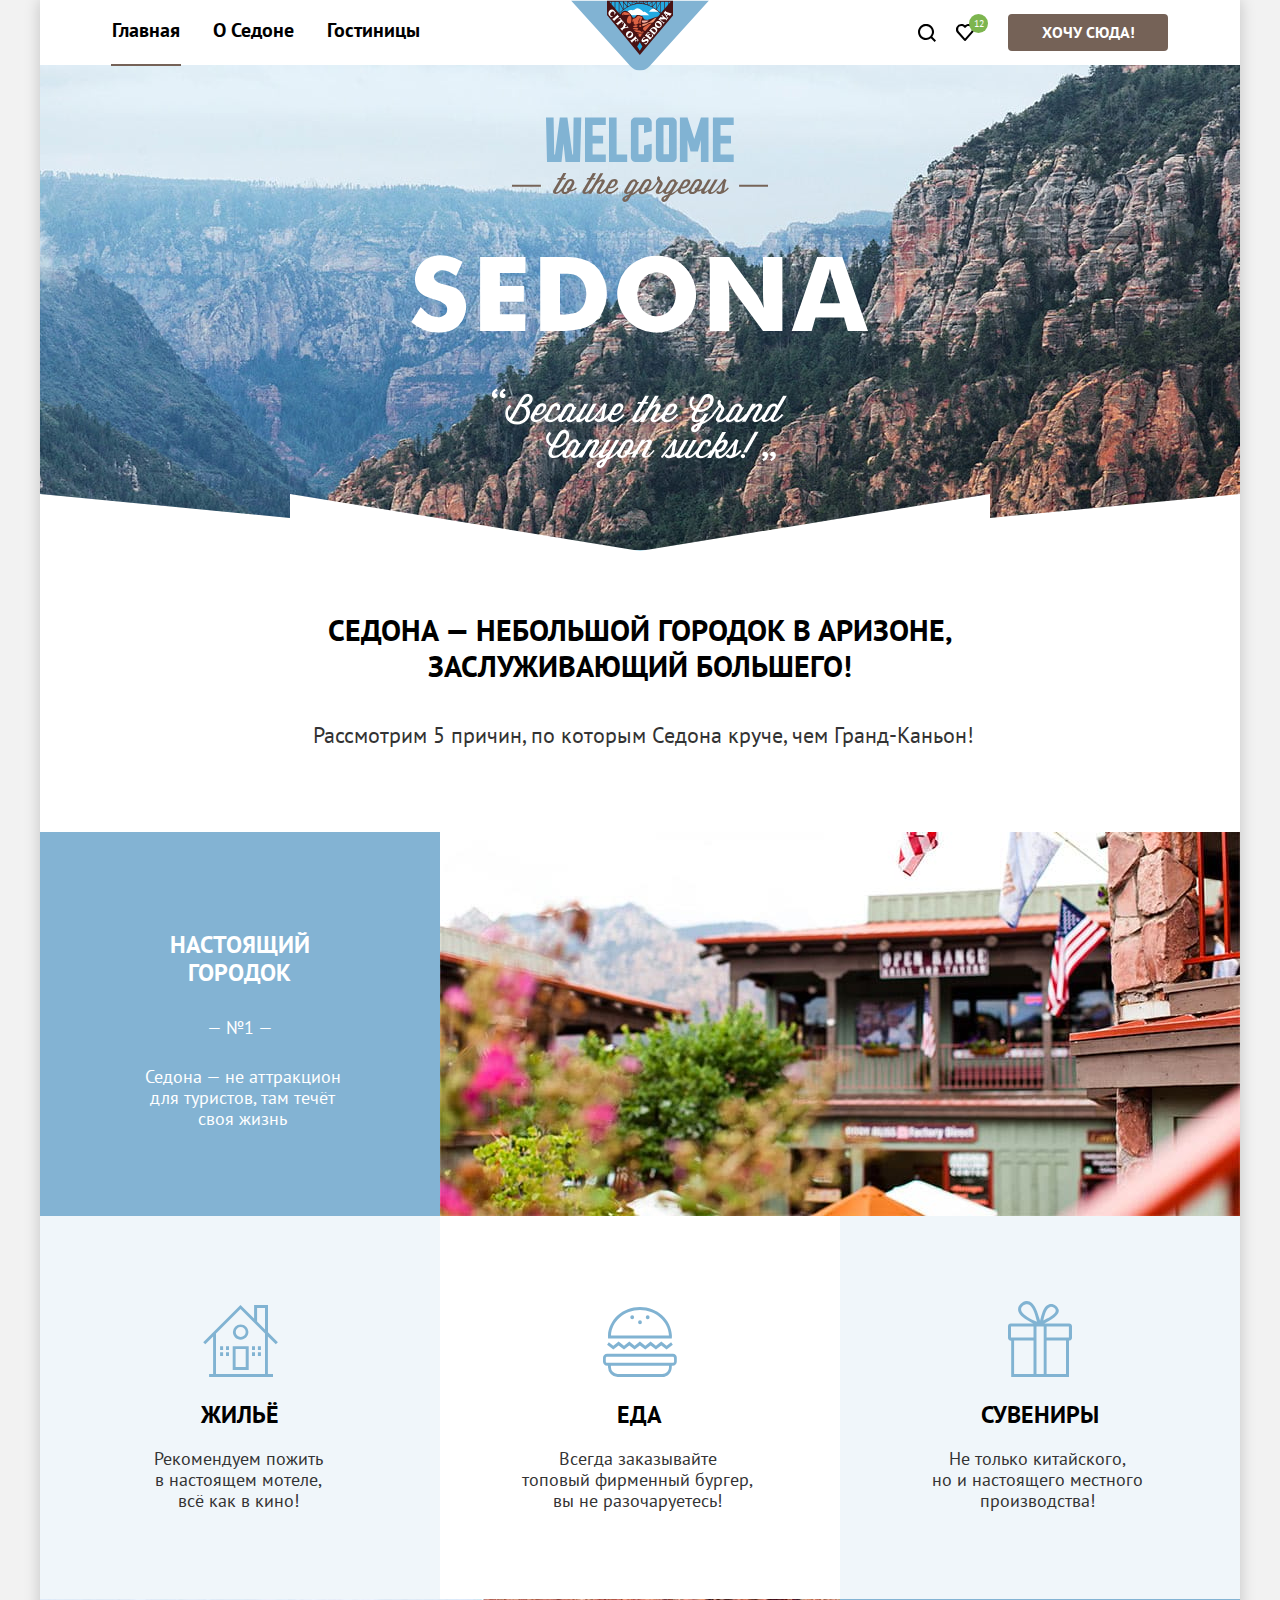
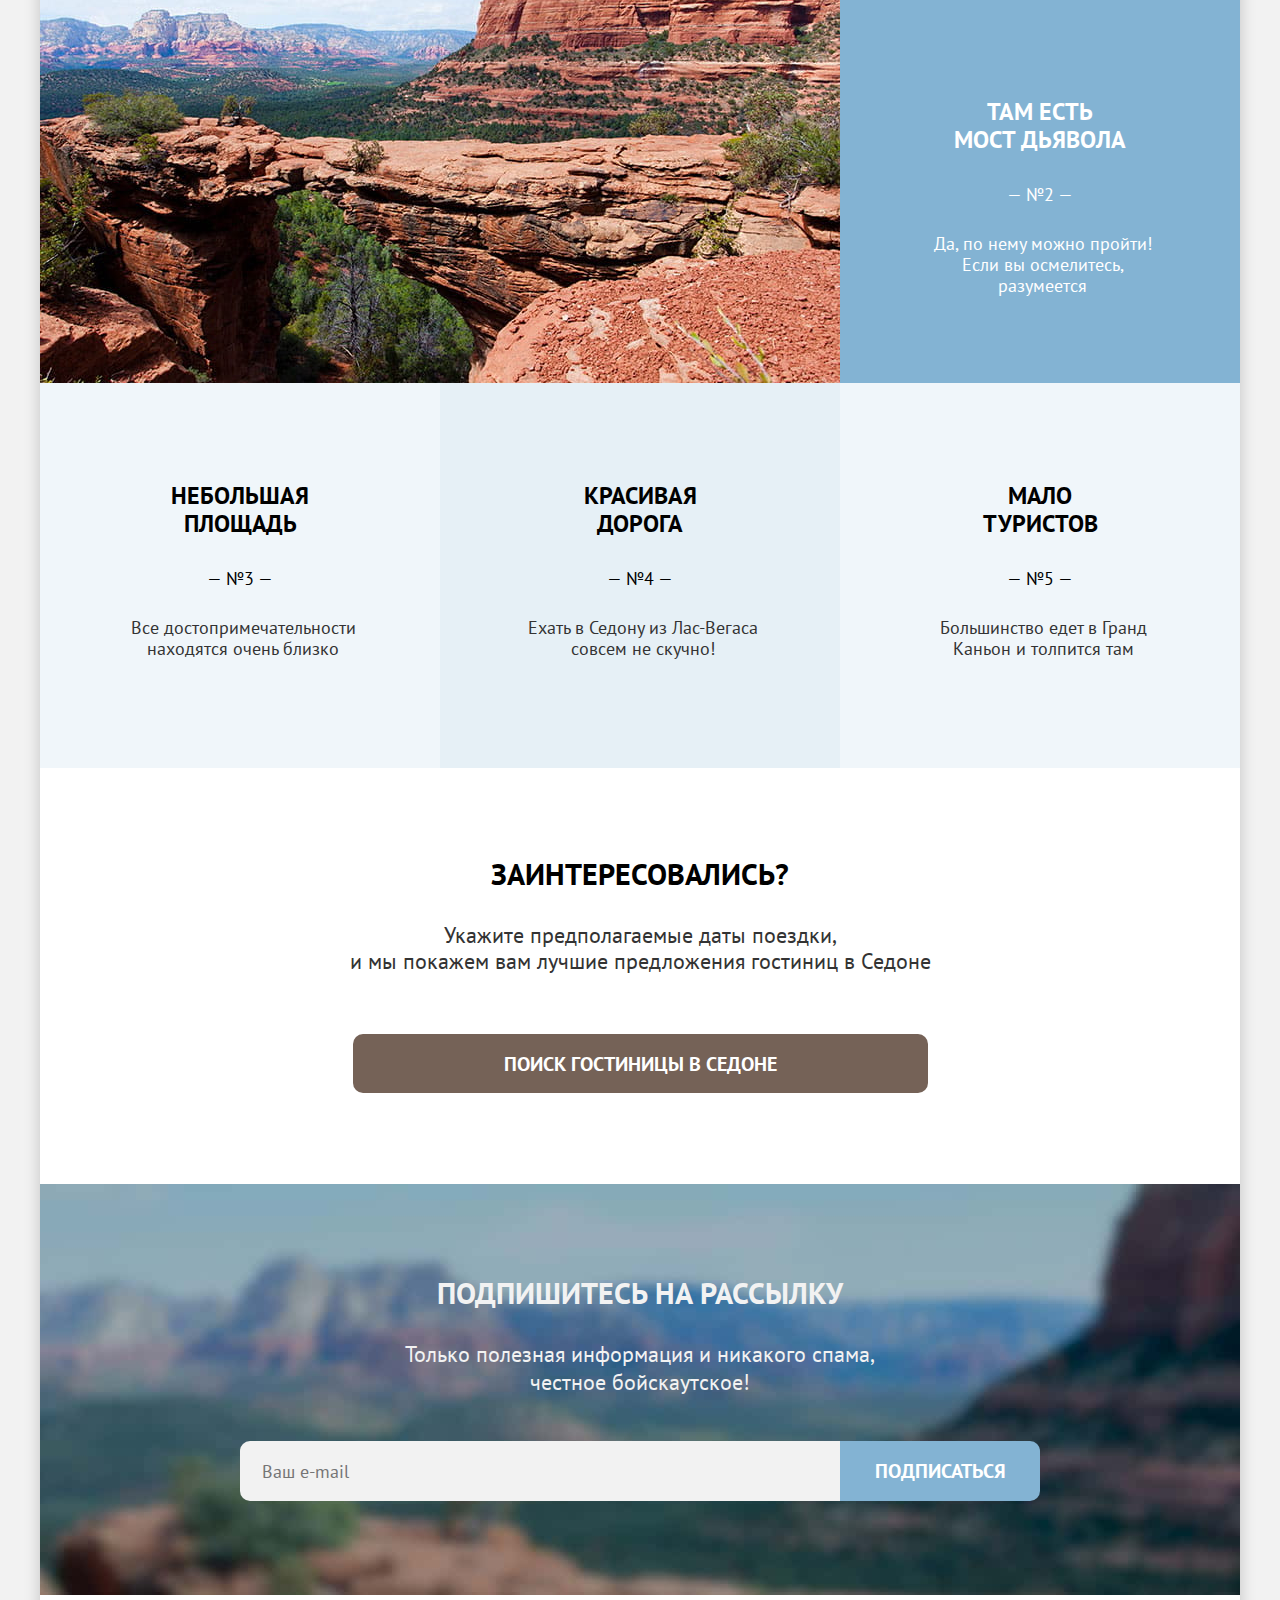
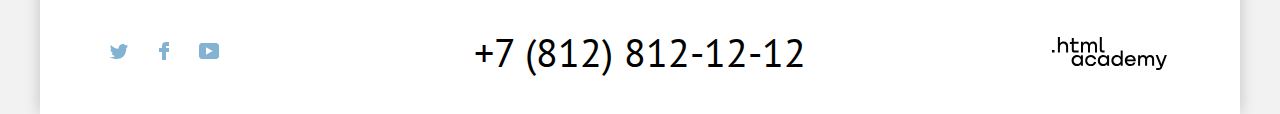
<file: index.html>
<!DOCTYPE html>
<html lang="ru">

<head>
  <meta charset="utf-8">
  <title>HTML Academy: Седона</title>
  <link rel="stylesheet" href="css/styles.css">
  <link rel="icon" href="favicon.ico">
</head>

<body>
  <div class="page-container">
    <header class="page-header">
      <nav class="main-navigation">
        <ul class="navigation-list">
          <li class="navigation-item">
            <a class="navigation-link navigation-link-current">Главная</a>
          </li>
          <li class="navigation-item">
            <a class="navigation-link" href="#">О Седоне</a>
          </li>
          <li class="navigation-item">
            <a class="navigation-link" href="catalog.html">Гостиницы</a>
          </li>
        </ul>
        <a class="page-header-logo" href="index.html">
          <img class="logo" src="img/full-logo.svg" width="138" height="71" alt="Логотип сайта городка Седона.">
        </a>
        <ul class="navigation-list navigation-user">
          <li class="navigation-item">
            <a class="navigation-icon-button" href="#">
              <svg class="navigation-icon" aria-hidden="true" focusable="false" width="18" height="18"
                viewBox="0 0 18 18" fill="none">
                <path
                  d="m18 16.5-3.7-3.7A8 8 0 0 0 8-.1C3.6-.1 0 3.6 0 8a8 8 0 0 0 12.9 6.3l3.7 3.7 1.4-1.5ZM8 14a6 6 0 0 1-6-6 6 6 0 0 1 6-6 6 6 0 0 1 6 6 6 6 0 0 1-6 6Z"
                  fill="currentColor" />
              </svg>
              <span class="visually-hidden">Поиск</span>
            </a>
          </li>
          <li class="navigation-item">
            <a class="navigation-icon-button" href="#">
              <svg class="navigation-icon" aria-hidden="true" focusable="false" width="18" height="17"
                viewBox="0 0 18 17" fill="none">
                <path
                  d="M8.9 17a1 1 0 0 1-.8-.4l-7-7.9A5.4 5.4 0 0 1 5.5 0C6.8 0 8 .5 9 1.3a5.5 5.5 0 0 1 9 4.1c0 1.3-.5 2.5-1.3 3.4l-7 7.9c-.2.2-.4.3-.8.3Zm-6-9.5L9 14.4l6.2-7c.5-.5.7-1.2.7-2 0-1.8-1.5-3.3-3.3-3.3-1 0-2 .5-2.7 1.3-.3.3-.6.4-.9.4-.3 0-.6-.2-.8-.4a3.7 3.7 0 0 0-2.7-1.3 3.3 3.3 0 0 0-3.3 3.3c-.1.9.3 1.6.7 2.1-.1 0-.1 0 0 0Z"
                  fill="currentColor" />
              </svg>
              <span class="favourites-number">12</span>
              <span class="visually-hidden">Список избранного</span>
            </a>
            <div class="popup popup-cart">
              <div class="popup-content">
                <h2 class="visually-hidden">Список избранного</h2>
              </div>
              <ul class="cart-items-list">
                <li class="cart-item">
                  <a class="cart-link" href="#">
                    <img class="cart-smallimage" src="img/hotels/hotel-2-small.jpg" width="48" height="48"
                      alt="Мотель Desert Quail Inn.">
                    <h3 class="cart-title">Desert Quail Inn</h3>
                    <p class="miniblock">Мотель</p>
                  </a>
                  <button type="button" class="cart-item-button">
                    <svg class="cart-remove-icon" width="16" height="16" viewBox="0 0 16 16" fill="currentColor">
                      <path
                        d="M15.3 2.3H13.1H2.8H0.6C0.3 2.3 0 2.5 0 2.8C0 3.1 0.3 3.4 0.6 3.4H2.3V15.4C2.3 15.7 2.6 16 2.9 16H13.1C13.4 16 13.7 15.7 13.7 15.4V3.4H15.4C15.7 3.4 16 3.1 16 2.8C16 2.5 15.6 2.3 15.3 2.3ZM12.5 14.8H3.4V3.4H12.5V14.8Z"
                        fill="currentColor" />
                      <path
                        d="M6.19995 1.2H9.59995C9.89995 1.2 10.2 0.9 10.2 0.6C10.2 0.3 9.99995 0 9.69995 0H6.19995C5.89995 0 5.69995 0.3 5.69995 0.6C5.69995 0.9 5.89995 1.2 6.19995 1.2Z"
                        fill="currentColor" />
                      <path
                        d="M6.2001 12C6.5001 12 6.8001 11.7 6.8001 11.4V5.7C6.8001 5.4 6.5001 5.1 6.2001 5.1C5.9001 5.1 5.6001 5.4 5.6001 5.7V11.4C5.7001 11.7 5.9001 12 6.2001 12Z"
                        fill="currentColor" />
                      <path
                        d="M9.7001 12C10.0001 12 10.3001 11.7 10.3001 11.4V5.7C10.3001 5.4 10.0001 5.1 9.7001 5.1C9.4001 5.1 9.1001 5.5 9.1001 5.7V11.4C9.1001 11.7 9.3001 12 9.7001 12Z"
                        fill="currentColor" />
                    </svg>
                    <span class="visually-hidden">Удалить из корзины</span>
                  </button>
                </li>
                <li class="cart-item">
                  <a class="cart-link" href="#">
                    <img class="cart-smallimage" src="img/hotels/hotel-3-small.jpg" width="48" height="48"
                      alt="Апартаменты Villas at Poco Diablo.">
                    <h3 class="cart-title">Villas at Poco Diablo</h3>
                    <p class="miniblock">Апартаменты</p>
                  </a>
                  <button type="button" class="cart-item-button">
                    <svg class="cart-remove-icon" width="16" height="16" viewBox="0 0 16 16" fill="none">
                      <path
                        d="M15.3 2.3H13.1H2.8H0.6C0.3 2.3 0 2.5 0 2.8C0 3.1 0.3 3.4 0.6 3.4H2.3V15.4C2.3 15.7 2.6 16 2.9 16H13.1C13.4 16 13.7 15.7 13.7 15.4V3.4H15.4C15.7 3.4 16 3.1 16 2.8C16 2.5 15.6 2.3 15.3 2.3ZM12.5 14.8H3.4V3.4H12.5V14.8Z"
                        fill="black" />
                      <path
                        d="M6.19995 1.2H9.59995C9.89995 1.2 10.2 0.9 10.2 0.6C10.2 0.3 9.99995 0 9.69995 0H6.19995C5.89995 0 5.69995 0.3 5.69995 0.6C5.69995 0.9 5.89995 1.2 6.19995 1.2Z"
                        fill="black" />
                      <path
                        d="M6.2001 12C6.5001 12 6.8001 11.7 6.8001 11.4V5.7C6.8001 5.4 6.5001 5.1 6.2001 5.1C5.9001 5.1 5.6001 5.4 5.6001 5.7V11.4C5.7001 11.7 5.9001 12 6.2001 12Z"
                        fill="black" />
                      <path
                        d="M9.7001 12C10.0001 12 10.3001 11.7 10.3001 11.4V5.7C10.3001 5.4 10.0001 5.1 9.7001 5.1C9.4001 5.1 9.1001 5.5 9.1001 5.7V11.4C9.1001 11.7 9.3001 12 9.7001 12Z"
                        fill="currentColor" />
                    </svg>
                    <span class="visually-hidden">Удалить из корзины</span>
                  </button>
                </li>
              </ul>
              <a class="button button-favourites button-brown" href="#">Все избранные</a>
            </div>
          </li>
          <li class="navigation-item">
            <a class="navigation-button button button-brown" href="#">Хочу Сюда!</a>
          </li>
        </ul>
      </nav>
    </header>
    <main class="main-container page-main">
      <div class="main-screen-picture">
        <img src="img/welcome.svg" width="458" height="352" alt="Welcome.">
      </div>
      <h1 class="visually-hidden">Сервис по подбору гостиницы в Седоне</h1>
      <p class="title-description">Седона — небольшой городок в Аризоне, заслуживающий большего!</p>
      <p class="description-text">Рассмотрим 5 причин, по которым Седона круче, чем Гранд-Каньон!</p>
      <section class="advantages">
        <h2 class="visually-hidden">Преимущества</h2>
        <ol class="advantages-list">
          <li class="advantages-item advantages-big">
            <div class="advantages-textblock">
              <h3 class="advantages-title">
                Настоящий<br>
                городок
                </h3>
              <p class="advantages-number">— №1 —</p>
              <p class="advantages-description">
                Седона — не аттракцион<br>
                для туристов, там течёт<br>
                своя жизнь
              </p>
            </div>
            <div class="advantages-picture">
              <img class="pic" src="img/advantages-1.jpeg" width="800" height="384" alt="Городок.">
            </div>
            <ul class="services-list">
              <li class="services-item services-item-house">
                <h4 class="services-title">Жильё</h4>
                <p class="services-description">
                  Рекомендуем пожить<br>
                  в настоящем мотеле,<br>
                  всё как в кино!
                </p>
              </li>
              <li class="services-item services-item-food">
                <h4 class="services-title">Еда</h4>
                <p class="services-description">
                  Всегда заказывайте<br>
                  топовый фирменный бургер,<br>
                  вы не разочаруетесь!
                </p>
              </li>
              <li class="services-item services-item-souvenirs">
                <h4 class="services-title">Сувениры</h4>
                <p class="services-description">
                  Не только китайского,<br>
                  но и настоящего местного<br>
                  производства!
                </p>
              </li>
            </ul>
          </li>
          <li class="advantages-item advantages-big">
            <div class="advantages-picture">
              <img class="pic" src="img/advantages-2.jpeg" width="800" height="384" alt="Каньон.">
            </div>
            <div class="advantages-textblock">
              <h3 class="advantages-title">
                Там есть<br>
                мост дьявола
              </h3>
              <p class="advantages-number">— №2 —</p>
              <p class="advantages-description">
                Да, по нему можно пройти! Если вы осмелитесь,<br>
                разумеется
              </p>
            </div>
          </li>
          <li class="advantages-item">
            <h3 class="advantages-title">
              Небольшая<br>
              площадь
            </h3>
            <p class="advantages-number">— №3 —</p>
            <p class="advantages-description">
              Все достопримечательности <br>
              находятся очень близко
            </p>
          </li>
          <li class="advantages-item">
            <h3 class="advantages-title">
              Красивая<br>
              дорога
            </h3>
            <p class="advantages-number">— №4 —</p>
            <p class="advantages-description">
              Ехать в Седону из Лас-Вегаса<br>
              совсем не скучно!
            </p>
          </li>
          <li class="advantages-item">
            <h3 class="advantages-title">
              Мало<br>
              туристов
            </h3>
            <p class="advantages-number">— №5 —</p>
            <p class="advantages-description">
              Большинство едет в Гранд<br>
              Каньон и толпится там
            </p>
          </li>
        </ol>
      </section>
      <section class="booking">
        <h2 class="visually-hidden">Поиск гостиницы</h2>
        <p class="booking-text">Заинтересовались?</p>
        <p class="booking-description">
          Укажите предполагаемые даты поездки,<br>
          и мы покажем вам лучшие предложения гостиниц в Седоне
        </p>
        <a class="button button-booking button-brown" href="#">Поиск гостиницы в Седоне</a>
      </section>
      <section class="footer-subscribe footer-subscribe-main">
        <h2 class="subscribe-title">Подпишитесь на рассылку</h2>
        <p class="subscribe-description">
          Только полезная информация и никакого спама,<br>
          честное бойскаутское!
        </p>
        <form class="subscribe-form" action="https://echo.htmlacademy.ru/" method="post">
          <label class="visually-hidden" for="subscribe-email">Email</label>
          <input class="field" placeholder="Ваш e-mail" type="email" name="subscribe-email" id="subscribe-email"
            required>
          <button class="button subscribe-button button-blue" type="submit">Подписаться</button>
        </form>
      </section>
    </main>
    <footer class="page-footer">
      <section class="footer-social">
        <h2 class="visually-hidden">Социальные сети</h2>
        <ul class="footer-social-list">
          <li class="footer-social-item">
            <a class="footer-social-link" href="https://twitter.com/htmlacademy_ru">
              <svg class="footer-social-icon" aria-hidden="true" focusable="false" width="18" height="15"
                viewBox="0 0 18 15" fill="none">
                <path
                  d="M11.6.2c1.8-.5 3.2.3 3.8 1.2l2.1-.7c0 .9-.6 1.5-.9 1.8.7.1 1.4-.6 1.4-.6a3 3 0 0 1-1.7 2C16.1 10.7 13 15.1 5.7 15h-.5c-.4 0-4.4-.5-5.2-1.9 2.4.2 4.1-.4 5-1.2-1-.3-2.9-.4-3.2-2.9.4.1.6.2 1.3.1C1.8 8.3.4 7.5.5 5.3c.3.3 1.1.5 1.4.5C1.1 5.6-.2 2.5.9.9a11 11 0 0 0 7.6 3.8C8.7 2.3 9.7.8 11.6.2Z"
                  fill="currentColor" />
              </svg>
              <span class="visually-hidden">Твиттер</span>
            </a>
          </li>
          <li class="footer-social-item">
            <a class="footer-social-link" href="https://www.facebook.com/htmlacademy">
              <svg class="footer-social-icon" aria-hidden="true" focusable="false" width="10" height="18"
                viewBox="0 0 10 18" fill="none">
                <path d="M7 0a4 4 0 0 0-4 4v2H0v4h3v8h4v-8h3V6H7V4h3V0H7Z" fill="currentColor" />
              </svg>
              <span class="visually-hidden">Facebook</span>
            </a>
          </li>
          <li class="footer-social-item">
            <a class="footer-social-link" href="#">
              <svg class="footer-social-icon" aria-hidden="true" focusable="false" width="20" height="16"
                viewBox="0 0 20 16" fill="none">
                <path
                  d="M17 0H2.9C1.2 0 0 1.5 0 3.2v9.5C0 14.5 1.2 16 2.9 16h14.3c1.5 0 2.9-1.5 2.9-3.2V3.2C19.9 1.5 18.7 0 17 0ZM7 11.8V4.2L13.7 8 7 11.8Z"
                  fill="currentColor" />
              </svg>
              <span class="visually-hidden">Youtube</span>
            </a>
          </li>
        </ul>
      </section>
      <section class="footer-contacts">
        <h2 class="visually-hidden">Контакты</h2>
        <address class="footer-contacts-address">
          <a class="contacts-phone" href="tel:+78128121212">+7 (812) 812-12-12</a>
        </address>
      </section>
      <div class="footer-developer">
        <a class="footer-developer-link" href="https://htmlacademy.ru/">
          <svg aria-hidden="true" focusable="false" width="115" height="33" viewBox="0 0 115 33" fill="none">
            <path
              d="M0 12.9v2.6h2.5v-2.6H0ZM11.6 4.5c-1.6 0-2.8.7-3.6 1.7h-.1V0h-2v15.5h2v-5.3c0-2.1 1.3-3.6 3.3-3.6 1.8 0 2.9 1.4 2.9 3.2v5.7h2V9.4c.1-3-1.8-4.9-4.5-4.9ZM26.6 4.8h-4.8V1.1h-2v3.8h-1.9v2h1.9v6c0 1.7 1 2.7 2.7 2.7h4.1v-2h-3.7c-.7 0-1.1-.4-1.1-1.1V6.8h4.8v-2ZM41.1 4.6c-1.6 0-2.9.8-3.5 2.1h-.1a3.7 3.7 0 0 0-3.4-2.1c-1.4 0-2.5.8-3.1 1.8h-.1V4.8H29v10.6h2V10c0-2 1-3.5 2.6-3.5 1.5 0 2.4 1 2.4 2.6v6.3h2V9.8c0-2.4 1.4-3.3 2.6-3.3 1.5 0 2.4 1 2.4 2.6v6.3h2V8.9c.1-2.5-1.4-4.3-3.9-4.3ZM47.8 12.7c0 1.7 1 2.7 2.8 2.7h2v-2h-1.7c-.7 0-1.1-.4-1.1-1.1V0h-2v12.7ZM28.9 19.7a4.9 4.9 0 0 0-3.9-1.8c-3.1 0-5.4 2.3-5.4 5.6s2.3 5.6 5.4 5.6c1.8 0 3-.8 3.8-1.9h.1v1.6h2V18.2h-2v1.5Zm-3.6 7.4a3.5 3.5 0 0 1-3.6-3.6c0-2 1.4-3.6 3.6-3.6s3.6 1.6 3.6 3.6c0 1.9-1.4 3.6-3.6 3.6ZM44.2 22c-.5-2.4-2.6-4.1-5.4-4.1a5.4 5.4 0 0 0-5.6 5.6c0 3.1 2.2 5.6 5.6 5.6 2.8 0 4.9-1.8 5.4-4.2h-2.1a3.4 3.4 0 0 1-3.3 2.3 3.5 3.5 0 0 1-3.6-3.6c0-2 1.4-3.6 3.6-3.6 1.6 0 2.8 1 3.3 2.2h2.1V22ZM55.1 19.7a4.9 4.9 0 0 0-3.9-1.8c-3.1 0-5.4 2.3-5.4 5.6s2.3 5.6 5.4 5.6c1.8 0 3-.8 3.8-1.9h.1v1.6h2V18.2h-2v1.5Zm-3.6 7.4a3.5 3.5 0 0 1-3.6-3.6c0-2 1.4-3.6 3.6-3.6s3.6 1.6 3.6 3.6c0 1.9-1.5 3.6-3.6 3.6ZM68.7 19.8a5 5 0 0 0-3.9-1.9c-3.1 0-5.4 2.3-5.4 5.6s2.2 5.6 5.4 5.6c1.7 0 3-.8 3.8-1.8h.1v1.5h2V13.4h-2v6.4Zm-3.6 7.3a3.5 3.5 0 0 1-3.6-3.6c0-2 1.4-3.6 3.6-3.6s3.6 1.6 3.6 3.6c-.1 2-1.5 3.6-3.6 3.6ZM78.3 17.9a5.4 5.4 0 0 0-5.5 5.6c0 3 2.1 5.6 5.5 5.6 2.5 0 4.5-1.3 5.2-3.6h-2.1c-.5 1-1.6 1.6-3 1.6-1.9 0-3.3-1.3-3.4-2.9h8.8c.2-3.6-2-6.3-5.5-6.3Zm0 1.9c1.7 0 3 1 3.3 2.6h-6.5a3.2 3.2 0 0 1 3.2-2.6ZM98.2 17.9a4 4 0 0 0-3.6 2h-.1c-.6-1.2-1.8-2-3.4-2-1.4 0-2.5.7-3.1 1.8v-1.5h-1.9v10.6h2v-5.4c0-2 1-3.4 2.6-3.5 1.5 0 2.4 1 2.4 2.6v6.3h2v-5.6c0-2.4 1.4-3.3 2.6-3.3 1.5 0 2.4 1 2.4 2.6v6.3h2v-6.5c.1-2.6-1.4-4.4-3.9-4.4ZM109.4 27l-3.6-8.9h-2.2l4.8 11.6c-.3.9-.7 1.2-1.7 1.2h-2.5v2h2.5c1.8 0 2.8-.8 3.5-2.6l4.7-12.2h-2.1l-3.4 8.9Z"
              fill="currentColor" />
          </svg>
        </a>
      </div>
    </footer>
  </div>
  <div class="modal-container">
    <!-- показывает класс .modal-opened -->
    <div class="modal modal-booking">
      <button class="modal-close-button">
        <span class="visually-hidden">Закрыть</span>
      </button>
      <h2 class="modal-title">Поиск гостиницы в Седоне</h2>
      <form class="booking-form" action="https://echo.htmlacademy.ru/" method="post">
        <div class="field-group">
          <label class="form-label" for="arrival-date">
            Дата заезда:
          </label>
          <input class="field-date field-arrival-date" type="text" id="arrival-date" name="arrival-date"
            placeholder="Укажите дату" value="27 апреля 2020">
          <p class="date-text invalid-date-text">Мы не можем отправить вас в прошлое.</p>
        </div>
        <div class="field-group">
          <label class="form-label" for="depature-date">
            Дата выезда:
          </label>
          <input class="field-date field-depature-date" type="text" id="depature-date" name="depature-date"
            placeholder="Укажите дату" value="1 сентября 2021">
          <p class="date-text">На эти даты есть свободные номера. Пока есть.</p>
        </div>
        <div class="field-group quantity-people">
          <label class="form-label form-label-adults" for="quantity-adults">
            Взрослые:
          </label>
          <div class="quantity-people-adults">
            <button class="minus-people" type="button">
              <svg class="quantity-icon" aria-hidden="true" focusable="false" width="13" height="1" viewBox="0 0 13 1"
                fill="currentColor">
                <path d="M0 0v1h13V0H0Z" fill="currentColor" />
              </svg>
            </button>
            <input class="field-people" type="number" id="quantity-adults" name="quantity-adults" value="2">
            <button class="plus-people" type="button">
              <svg class="quantity-icon" aria-hidden="true" focusable="false" width="13" height="13" viewBox="0 0 13 13"
                fill="none">
                <path d="M13 6H7V0H6v6H0v1h6v6h1V7h6V6Z" fill="#000" />
              </svg>
            </button>
          </div>
        </div>
        <div class="field-group quantity-people">
          <div class="form-label form-label-kids">
            <label for="quantity-kids">Дети:</label>
            <div class="tooltip-container">
              <button class="info-kids" type="button">
                <span class="visually-hidden">Посмотреть дополнительную информацию</span>
              </button>
              <p class="info-kids-text">Укажите количество детей, которые будут с вами, возраст которых от 6 до 18 лет.
                Дети до 6 лет размещаются бесплатно.</p>
              <!-- для показа используется .kids-info-opened -->
            </div>
          </div>
          <div class="quantity-people-kids">
            <button class="minus-people" type="button">
              <svg class="quantity-icon" aria-hidden="true" focusable="false" width="13" height="1" viewBox="0 0 13 1"
                fill="none">
                <path d="M0 0v1h13V0H0Z" fill="#000" />
              </svg>
            </button>
            <input class="field-people" type="number" id="quantity-kids" name="quantity-hildren" value="1">
            <button class="plus-people" type="button">
              <svg class="quantity-icon" aria-hidden="true" focusable="false" width="13" height="13" viewBox="0 0 13 13"
                fill="none">
                <path d="M13 6H7V0H6v6H0v1h6v6h1V7h6V6Z" fill="#000" />
              </svg>
            </button>
          </div>
        </div>
        <button class="button blue-button search-button" type="submit">Найти</button>
      </form>
    </div>
  </div>
</body>

</html>
</file>
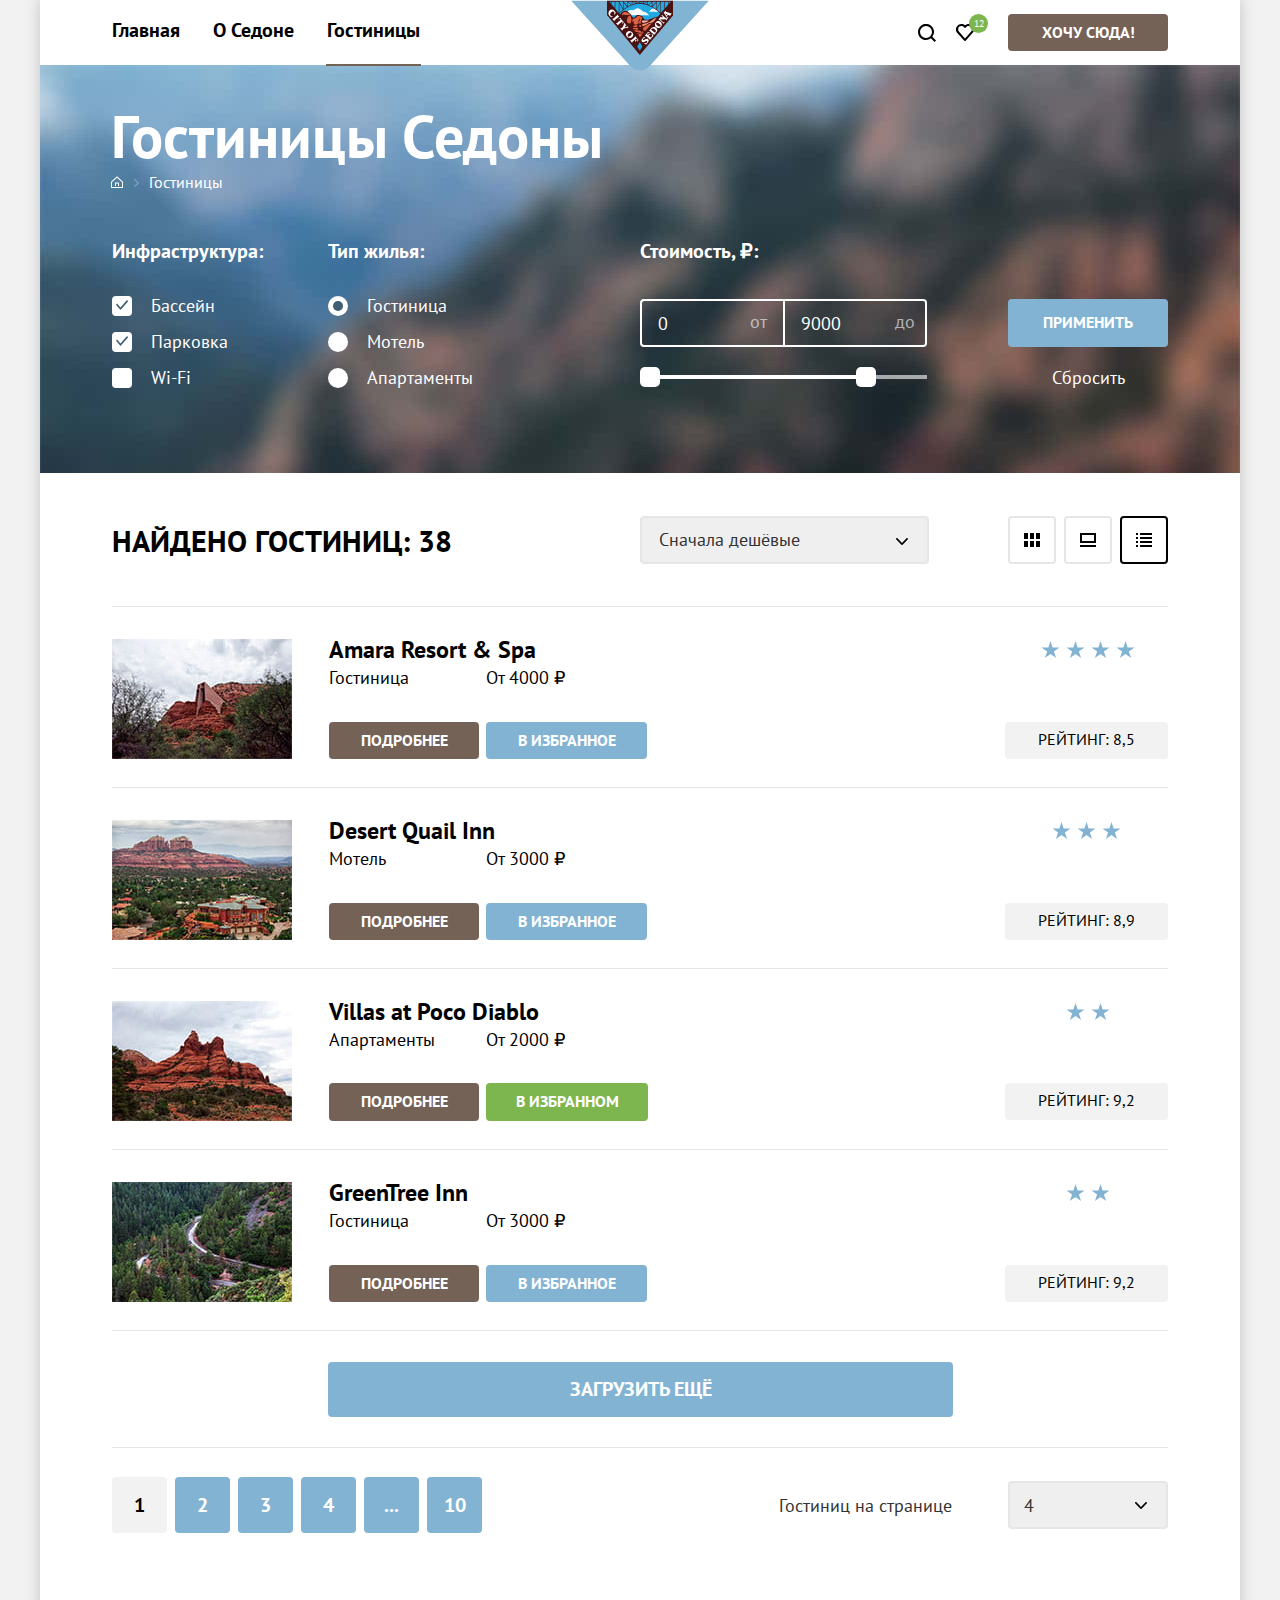
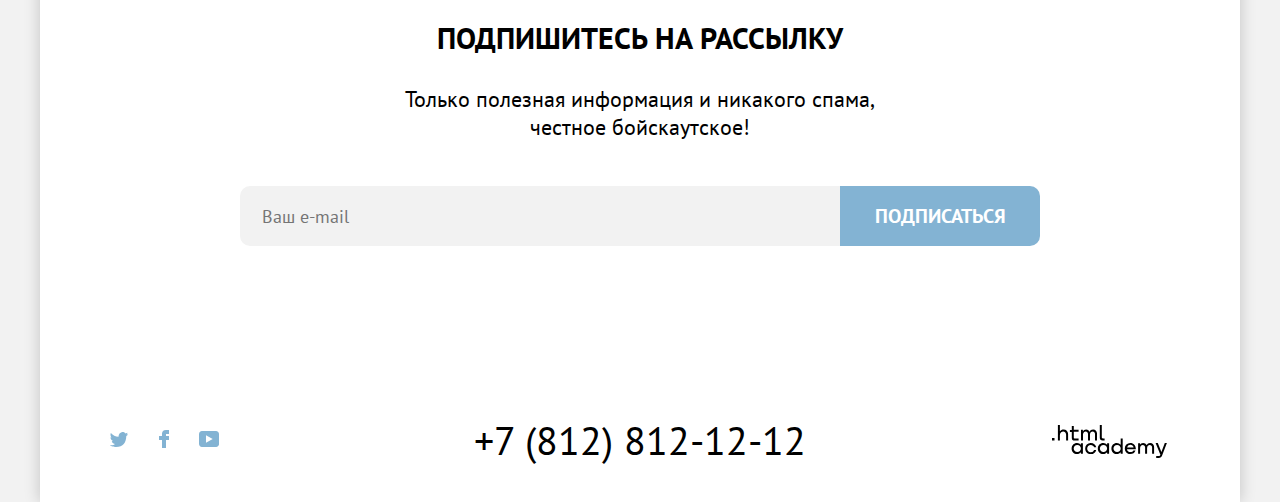
<file: catalog.html>
<!DOCTYPE html>
<html lang="ru">

<head>
  <meta charset="utf-8">
  <title>HTML Academy: Седона</title>
  <link rel="stylesheet" href="css/styles.css">
  <link rel="icon" href="favicon.ico">
</head>

<body>
  <div class="page-container">
    <header class="page-header">
      <nav class="main-navigation">
        <ul class="navigation-list">
          <li class="navigation-item">
            <a class="navigation-link" href="index.html">Главная</a>
          </li>
          <li class="navigation-item">
            <a class="navigation-link" href="#">О Седоне</a>
          </li>
          <li class="navigation-item">
            <a class="navigation-link navigation-link-current">Гостиницы</a>
          </li>
        </ul>
        <a class="page-header-logo" href="index.html">
          <img class="logo" src="img/full-logo.svg" width="138" height="71" alt="Логотип сайта городка Седона.">
        </a>
        <ul class="navigation-list navigation-user">
          <li class="navigation-item">
            <a class="navigation-icon-button" href="#">
              <svg class="navigation-icon" aria-hidden="true" focusable="false" width="18" height="18"
                viewBox="0 0 18 18" fill="none">
                <path
                  d="m18 16.5-3.7-3.7A8 8 0 0 0 8-.1C3.6-.1 0 3.6 0 8a8 8 0 0 0 12.9 6.3l3.7 3.7 1.4-1.5ZM8 14a6 6 0 0 1-6-6 6 6 0 0 1 6-6 6 6 0 0 1 6 6 6 6 0 0 1-6 6Z"
                  fill="currentColor" />
              </svg>
              <span class="visually-hidden">Поиск</span>
            </a>
          </li>
          <li class="navigation-item">
            <a class="navigation-icon-button" href="#">
              <svg class="navigation-icon" aria-hidden="true" focusable="false" width="18" height="17"
                viewBox="0 0 18 17" fill="none">
                <path
                  d="M8.9 17a1 1 0 0 1-.8-.4l-7-7.9A5.4 5.4 0 0 1 5.5 0C6.8 0 8 .5 9 1.3a5.5 5.5 0 0 1 9 4.1c0 1.3-.5 2.5-1.3 3.4l-7 7.9c-.2.2-.4.3-.8.3Zm-6-9.5L9 14.4l6.2-7c.5-.5.7-1.2.7-2 0-1.8-1.5-3.3-3.3-3.3-1 0-2 .5-2.7 1.3-.3.3-.6.4-.9.4-.3 0-.6-.2-.8-.4a3.7 3.7 0 0 0-2.7-1.3 3.3 3.3 0 0 0-3.3 3.3c-.1.9.3 1.6.7 2.1-.1 0-.1 0 0 0Z"
                  fill="currentColor" />
              </svg>
              <span class="favourites-number">12</span>
              <span class="visually-hidden">Список избранного</span>
            </a>
            <div class="popup popup-cart">
              <div class="popup-content">
                <h2 class="visually-hidden">Список избранного</h2>
              </div>
              <ul class="cart-items-list">
                <li class="cart-item">
                  <a class="cart-link" href="#">
                    <img class="cart-smallimage" src="img/hotels/hotel-2-small.jpg" width="48" height="48"
                      alt="Мотель Desert Quail Inn.">
                    <h3 class="cart-title">Desert Quail Inn</h3>
                    <p class="miniblock">Мотель</p>
                  </a>
                  <button type="button" class="cart-item-button">
                    <svg class="cart-remove-icon" width="16" height="16" viewBox="0 0 16 16" fill="currentColor">
                      <path
                        d="M15.3 2.3H13.1H2.8H0.6C0.3 2.3 0 2.5 0 2.8C0 3.1 0.3 3.4 0.6 3.4H2.3V15.4C2.3 15.7 2.6 16 2.9 16H13.1C13.4 16 13.7 15.7 13.7 15.4V3.4H15.4C15.7 3.4 16 3.1 16 2.8C16 2.5 15.6 2.3 15.3 2.3ZM12.5 14.8H3.4V3.4H12.5V14.8Z"
                        fill="currentColor" />
                      <path
                        d="M6.19995 1.2H9.59995C9.89995 1.2 10.2 0.9 10.2 0.6C10.2 0.3 9.99995 0 9.69995 0H6.19995C5.89995 0 5.69995 0.3 5.69995 0.6C5.69995 0.9 5.89995 1.2 6.19995 1.2Z"
                        fill="currentColor" />
                      <path
                        d="M6.2001 12C6.5001 12 6.8001 11.7 6.8001 11.4V5.7C6.8001 5.4 6.5001 5.1 6.2001 5.1C5.9001 5.1 5.6001 5.4 5.6001 5.7V11.4C5.7001 11.7 5.9001 12 6.2001 12Z"
                        fill="currentColor" />
                      <path
                        d="M9.7001 12C10.0001 12 10.3001 11.7 10.3001 11.4V5.7C10.3001 5.4 10.0001 5.1 9.7001 5.1C9.4001 5.1 9.1001 5.5 9.1001 5.7V11.4C9.1001 11.7 9.3001 12 9.7001 12Z"
                        fill="currentColor" />
                    </svg>
                    <span class="visually-hidden">Удалить из корзины</span>
                  </button>
                </li>
                <li class="cart-item">
                  <a class="cart-link" href="#">
                    <img class="cart-smallimage" src="img/hotels/hotel-3-small.jpg" width="48" height="48"
                      alt="Апартаменты Villas at Poco Diablo.">
                    <h3 class="cart-title">Villas at Poco Diablo</h3>
                    <p class="miniblock">Апартаменты</p>
                  </a>
                  <button type="button" class="cart-item-button">
                    <svg class="cart-remove-icon" width="16" height="16" viewBox="0 0 16 16" fill="none">
                      <path
                        d="M15.3 2.3H13.1H2.8H0.6C0.3 2.3 0 2.5 0 2.8C0 3.1 0.3 3.4 0.6 3.4H2.3V15.4C2.3 15.7 2.6 16 2.9 16H13.1C13.4 16 13.7 15.7 13.7 15.4V3.4H15.4C15.7 3.4 16 3.1 16 2.8C16 2.5 15.6 2.3 15.3 2.3ZM12.5 14.8H3.4V3.4H12.5V14.8Z"
                        fill="black" />
                      <path
                        d="M6.19995 1.2H9.59995C9.89995 1.2 10.2 0.9 10.2 0.6C10.2 0.3 9.99995 0 9.69995 0H6.19995C5.89995 0 5.69995 0.3 5.69995 0.6C5.69995 0.9 5.89995 1.2 6.19995 1.2Z"
                        fill="black" />
                      <path
                        d="M6.2001 12C6.5001 12 6.8001 11.7 6.8001 11.4V5.7C6.8001 5.4 6.5001 5.1 6.2001 5.1C5.9001 5.1 5.6001 5.4 5.6001 5.7V11.4C5.7001 11.7 5.9001 12 6.2001 12Z"
                        fill="black" />
                      <path
                        d="M9.7001 12C10.0001 12 10.3001 11.7 10.3001 11.4V5.7C10.3001 5.4 10.0001 5.1 9.7001 5.1C9.4001 5.1 9.1001 5.5 9.1001 5.7V11.4C9.1001 11.7 9.3001 12 9.7001 12Z"
                        fill="currentColor" />
                    </svg>
                    <span class="visually-hidden">Удалить из корзины</span>
                  </button>
                </li>
              </ul>
              <a class="button button-favourites button-brown" href="#">Все избранные</a>
            </div>
          </li>
          <li class="navigation-item">
            <a class="button navigation-button button-brown" href="#">Хочу Сюда!</a>
          </li>
        </ul>
      </nav>
    </header>
    <main class="page-main">
      <div class="catalog-filter">
        <header class="page-main-header">
          <h1 class="page-main-title">Гостиницы Седоны</h1>
          <ul class="breadcrumbs">
            <li class="breadcrumbs-item">
              <a class="breadcrumbs-link" href="index.html">
                <svg class="home-icon" aria-hidden="true" focusable="false" width="12" height="12" viewBox="0 0 12 12"
                  fill="none">
                  <path d="M6 .3 0 5.8V12h12V5.8L6 .3ZM11 11H1V6.2l5-4.5 5 4.5V11Z" fill="#fff" />
                  <path d="M4 10h1V7.5h2V10h1V6.5H4V10Z" fill="#fff" />
                </svg>
                <span class="visually-hidden">Главная</span>
              </a>
            </li>
            <li class="breadcrumbs-item">
              <a class="breadcrumbs-link" href="catalog.html">Гостиницы</a>
            </li>
          </ul>
        </header>
        <section class="catalog-products">
          <h2 class="visually-hidden">Фильтры для выбора гостиницы</h2>
          <form class="catalog-filter-form" action="https://echo.htmlacademy.ru/" method="get">
            <fieldset class="control-group">
              <legend class="control-title">Инфраструктура:</legend>
              <ul class="catalog-filter-list">
                <li class="catalog-filter-item">
                  <label class="control">
                    <input class="visually-hidden control-input" type="checkbox" name="swimming-pull" checked>
                    <span class="control-label">Бассейн</span>
                  </label>
                </li>
                <li class="catalog-filter-item">
                  <label class="control">
                    <input class="visually-hidden control-input" type="checkbox" name="parking" checked>
                    <span class="control-label">Парковка</span>
                  </label>
                </li>
                <li class="catalog-filter-item">
                  <label class="control">
                    <input class="visually-hidden control-input" type="checkbox" name="wi-fi">
                    <span class="control-label">Wi-Fi</span>
                  </label>
                </li>
              </ul>
            </fieldset>
            <fieldset class="control-group">
              <legend class="control-title">Тип жилья:</legend>
              <ul class="catalog-filter-list">
                <li class="catalog-filter-item">
                  <label class="control">
                    <input class="visually-hidden control-input" type="radio" name="product-group" value="hotel"
                      checked>
                    <span class="control-label">Гостиница</span>
                  </label>
                </li>
                <li class="catalog-filter-item">
                  <label class="control">
                    <input class="visually-hidden control-input" type="radio" name="product-group" value="motel">
                    <span class="control-label">Мотель</span>
                  </label>
                </li>
                <li class="catalog-filter-item">
                  <label class="control">
                    <input class="visually-hidden control-input" type="radio" name="product-group" value="apartments">
                    <span class="control-label">Апартаменты</span>
                  </label>
                </li>
              </ul>
            </fieldset>
            <fieldset class="control-group-price">
              <legend class="control-title">Стоимость, ₽:</legend>
              <div class="range-wrapper-inputs">
                <label class="catalog-filter-label">
                  <span class="range-text">от</span>
                  <input class="money-field money-field-min" type="text" placeholder="0" value="0" name="min-price">
                </label>
                <label class="catalog-filter-label">
                  <span class="range-text">до</span>
                  <input class="money-field money-field-max" type="text" placeholder="9000" value="9000" name="max-price">
                </label>
              </div>
              <div class="range">
                <div class="range-scale">
                  <div class="range-bar" style="margin-right: 60px; width: 236px;">
                    <button class="range-toggle toggle-min">
                      <span class="visually-hidden">Изменить минимальную цену.</span>
                    </button>
                    <button class="range-toggle toggle-max">
                      <span class="visually-hidden">Изменить максимальную цену.</span>
                    </button>
                  </div>
                </div>
              </div>
            </fieldset>
            <div class="control-group-buttons">
              <button class="control-submit button button-blue" type="submit">Применить</button>
              <button class="control-reset" type="reset">Сбросить</button>
            </div>
          </form>
        </section>
      </div>
      <section class="sorting-block">
        <div class="sorting-container">
          <h2 class="sorting-title">Найдено гостиниц: 38</h2>
          <form class="sorting-type" action="https://echo.htmlacademy.ru/" method="get">
            <label class="visually-hidden" for="sorting">Сортировка</label>
            <select class="select-control select-sorting" id="sorting" name="sorting">
              <option value="popular">Сначала популярные</option>
              <option value="cheap" selected>Сначала дешёвые</option>
              <option value="expensive">Сначала дорогие</option>
            </select>
          </form>
          <ul class="catalog-buttons">
            <li class="catalog-buttons-item">
              <a href="#" class="button-cards button-cards-grid">
                <svg aria-hidden="true" focusable="false" width="16" height="14" viewBox="0 0 16 14" fill="none">
                  <path d="M4 0H0v6h4V0ZM16 0h-4v6h4V0ZM10 0H6v6h4V0ZM4 8H0v6h4V8ZM16 8h-4v6h4V8ZM10 8H6v6h4V8Z"
                    fill="#000" />
                </svg>
                <span class="visually-hidden">Показать карточки</span>
              </a>
            </li>
            <li class="catalog-buttons-item">
              <a href="#" class="button-cards button-cards-gallery">
                <svg aria-hidden="true" focusable="false" width="16" height="14" viewBox="0 0 16 14" fill="none">
                  <path d="M16 12H0v2h16v-2ZM14 2v6H2V2h12Zm2-2H0v10h16V0Z" fill="#000" />
                </svg>
                <span class="visually-hidden">Показать слайды</span>
              </a>
            </li>
            <li class="catalog-buttons-item">
              <a href="#" class="button-cards button-cards-list button-current">
                <svg aria-hidden="true" focusable="false" width="16" height="14" viewBox="0 0 16 14" fill="none">
                  <path
                    d="M2 0H0v2h2V0ZM16 0H4v2h12V0ZM2 4H0v2h2V4ZM16 4H4v2h12V4ZM2 8H0v2h2V8ZM16 8H4v2h12V8ZM2 12H0v2h2v-2ZM16 12H4v2h12v-2Z"
                    fill="#000" />
                </svg>
                <span class="visually-hidden">Показать список</span>
              </a>
            </li>
          </ul>
        </div>
        <ul class="product-list">
          <li class="product-card">
            <a class="product-card-image-link" href="#">
              <img class="product-card-image" src="img/hotels/hotel-1.jpeg" width="180" height="120"
                alt="Гостиница Amara Resort & Spa.">
            </a>
            <a class="product-card-title-link" href="#">
              <h3 class="product-card-title">Amara Resort & Spa</h3>
            </a>
            <p class="miniblock-left">Гостиница</p>
            <p class="miniblock-right">От 4000 ₽</p>
            <a href="#" class="button product-card-button button-brown button-showmore">Подробнее</a>
            <a href="#" class="button product-card-button product-card-button-favor button-blue">В избранное</a>
            <p class="rating-stars rating-four-star">
              <span class="visually-hidden">Гостиница 4 звезды</span>
            </p>
            <p class="rating-text">
              <span class="rating-box">Рейтинг: 8,5</span>
            </p>
          </li>
          <li class="product-card">
            <a class="product-card-image-link" href="#">
              <img class="product-card-image" src="img/hotels/hotel-2.jpeg" width="180" height="120"
                alt="Мотель Desert Quail Inn.">
            </a>
            <a class="product-card-title-link" href="#">
              <h3 class="product-card-title">Desert Quail Inn</h3>
            </a>
            <p class="miniblock-left">Мотель</p>
            <p class="miniblock-right">От 3000 ₽</p>
            <a href="#" class="button product-card-button button-brown button-showmore">Подробнее</a>
            <a href="#" class="button product-card-button product-card-button-favor button-blue">В избранное</a>
            <p class="rating-stars rating-three-star">
              <span class="visually-hidden">Мотель 3 звезды</span>
            </p>
            <p class="rating-text">
              <span class="rating-box">Рейтинг: 8,9</span>
            </p>
          </li>
          <li class="product-card">
            <a class="product-card-image-link" href="#">
              <img class="product-card-image" src="img/hotels/hotel-3.jpeg" width="180" height="120"
                alt="Апартаменты Villas at Poco Diablo.">
            </a>
            <a class="product-card-title-link" href="#">
              <h3 class="product-card-title">Villas at Poco Diablo</h3>
            </a>
            <p class="miniblock-left">Апартаменты</p>
            <p class="miniblock-right">От 2000 ₽</p>
            <a href="#" class="button product-card-button button-brown button-showmore">Подробнее</a>
            <a href="#" class="button product-card-button button-success">В избранном</a>
            <p class="rating-stars rating-two-star">
              <span class="visually-hidden">Апартаменты 2 звезды</span>
            </p>
            <p class="rating-text">
              <span class="rating-box">Рейтинг: 9,2</span>
            </p>
          </li>
          <li class="product-card">
            <a class="product-card-image-link" href="#">
              <img class="product-card-image" src="img/hotels/hotel-4.jpeg" width="180" height="120"
                alt="Гостиница GreenTree Inn.">
            </a>
            <a class="product-card-title-link" href="#">
              <h3 class="product-card-title">GreenTree Inn</h3>
            </a>
            <p class="miniblock-left">Гостиница</p>
            <p class="miniblock-right">От 3000 ₽</p>
            <a href="#" class="button product-card-button button-brown button-showmore">Подробнее</a>
            <a href="#" class="button product-card-button product-card-button-favor button-blue">В избранное</a>
            <p class="rating-stars rating-two-star">
              <span class="visually-hidden">Гостиница 2 звезды</span>
            </p>
            <p class="rating-text">
              <span class="rating-box">Рейтинг: 9,2</span>
            </p>
          </li>
        </ul>
        <div class="show-more-container">
          <button class="pagination-show-more button button-blue" type="button">Загрузить ещё</button>
        </div>
      </section>
      <div class="pagination">
        <ul class="pagination-list">
          <li class="pagination-item">
            <a class="pagination-link pagination-current">1</a>
          </li>
          <li class="pagination-item">
            <a class="pagination-link" href="#">2</a>
          </li>
          <li class="pagination-item">
            <a class="pagination-link" href="#">3</a>
          </li>
          <li class="pagination-item">
            <a class="pagination-link" href="#">4</a>
          </li>
          <li class="pagination-item">
            <a class="pagination-link" href="#">
              ...
              <span class="visually-hidden">Переход на 5 страницу</span>
            </a>
          </li>
          <li class="pagination-item">
            <a class="pagination-link" href="#">10</a>
          </li>
        </ul>
        <form class="quantity-type" action="https://echo.htmlacademy.ru/" method="get">
          <label for="quantity">Гостиниц на странице</label>
          <select class="select-control select-quantity" id="quantity" name="quantity">
            <option value="four">4</option>
            <option value="six">6</option>
            <option value="eight">8</option>
          </select>
        </form>
      </div>
      <section class="footer-subscribe">
        <h2 class="subscribe-title">Подпишитесь на рассылку</h2>
        <p class="subscribe-description">Только полезная информация и никакого спама,<br> честное бойскаутское!</p>
        <form class="subscribe-form" action="https://echo.htmlacademy.ru/" method="post">
          <label class="visually-hidden email-field" for="subscribe-email">Email</label>
          <input class="field" placeholder="Ваш e-mail" type="email" name="subscribe-email" id="subscribe-email"
            required>
          <button class="button subscribe-button button-blue" type="submit">Подписаться</button>
        </form>
      </section>
    </main>
    <footer class="page-footer">
      <section class="footer-social">
        <h2 class="visually-hidden">Социальные сети</h2>
        <ul class="footer-social-list">
          <li class="footer-social-item">
            <a class="footer-social-link" href="https://twitter.com/htmlacademy_ru">
              <svg aria-hidden="true" focusable="false" width="18" height="15" viewBox="0 0 18 15" fill="none">
                <path
                  d="M11.6.2c1.8-.5 3.2.3 3.8 1.2l2.1-.7c0 .9-.6 1.5-.9 1.8.7.1 1.4-.6 1.4-.6a3 3 0 0 1-1.7 2C16.1 10.7 13 15.1 5.7 15h-.5c-.4 0-4.4-.5-5.2-1.9 2.4.2 4.1-.4 5-1.2-1-.3-2.9-.4-3.2-2.9.4.1.6.2 1.3.1C1.8 8.3.4 7.5.5 5.3c.3.3 1.1.5 1.4.5C1.1 5.6-.2 2.5.9.9a11 11 0 0 0 7.6 3.8C8.7 2.3 9.7.8 11.6.2Z"
                  fill="currentColor" />
              </svg>
              <span class="visually-hidden">Твиттер</span>
            </a>
          </li>
          <li class="footer-social-item">
            <a class="footer-social-link" href="https://www.facebook.com/htmlacademy">
              <svg aria-hidden="true" focusable="false" width="10" height="18" viewBox="0 0 10 18" fill="none">
                <path d="M7 0a4 4 0 0 0-4 4v2H0v4h3v8h4v-8h3V6H7V4h3V0H7Z" fill="currentColor" />
              </svg>
              <span class="visually-hidden">Facebook</span>
            </a>
          </li>
          <li class="footer-social-item">
            <a class="footer-social-link" href="#">
              <svg aria-hidden="true" focusable="false" width="20" height="16" viewBox="0 0 20 16" fill="none">
                <path
                  d="M17 0H2.9C1.2 0 0 1.5 0 3.2v9.5C0 14.5 1.2 16 2.9 16h14.3c1.5 0 2.9-1.5 2.9-3.2V3.2C19.9 1.5 18.7 0 17 0ZM7 11.8V4.2L13.7 8 7 11.8Z"
                  fill="currentColor" />
              </svg>
              <span class="visually-hidden">Youtube</span>
            </a>
          </li>
        </ul>
      </section>
      <section class="footer-contacts">
        <h2 class="visually-hidden">Контакты</h2>
        <address class="footer-contacts-address">
          <a class="contacts-phone" href="tel:+78128121212">+7 (812) 812-12-12</a>
        </address>
      </section>
      <div class="footer-developer">
        <h2 class="visually-hidden">Разработчик сайта - HTML Academy</h2>
        <a class="footer-developer-link" href="https://htmlacademy.ru/">
          <svg aria-hidden="true" focusable="false" width="115" height="33" viewBox="0 0 115 33" fill="none">
            <path
              d="M0 12.9v2.6h2.5v-2.6H0ZM11.6 4.5c-1.6 0-2.8.7-3.6 1.7h-.1V0h-2v15.5h2v-5.3c0-2.1 1.3-3.6 3.3-3.6 1.8 0 2.9 1.4 2.9 3.2v5.7h2V9.4c.1-3-1.8-4.9-4.5-4.9ZM26.6 4.8h-4.8V1.1h-2v3.8h-1.9v2h1.9v6c0 1.7 1 2.7 2.7 2.7h4.1v-2h-3.7c-.7 0-1.1-.4-1.1-1.1V6.8h4.8v-2ZM41.1 4.6c-1.6 0-2.9.8-3.5 2.1h-.1a3.7 3.7 0 0 0-3.4-2.1c-1.4 0-2.5.8-3.1 1.8h-.1V4.8H29v10.6h2V10c0-2 1-3.5 2.6-3.5 1.5 0 2.4 1 2.4 2.6v6.3h2V9.8c0-2.4 1.4-3.3 2.6-3.3 1.5 0 2.4 1 2.4 2.6v6.3h2V8.9c.1-2.5-1.4-4.3-3.9-4.3ZM47.8 12.7c0 1.7 1 2.7 2.8 2.7h2v-2h-1.7c-.7 0-1.1-.4-1.1-1.1V0h-2v12.7ZM28.9 19.7a4.9 4.9 0 0 0-3.9-1.8c-3.1 0-5.4 2.3-5.4 5.6s2.3 5.6 5.4 5.6c1.8 0 3-.8 3.8-1.9h.1v1.6h2V18.2h-2v1.5Zm-3.6 7.4a3.5 3.5 0 0 1-3.6-3.6c0-2 1.4-3.6 3.6-3.6s3.6 1.6 3.6 3.6c0 1.9-1.4 3.6-3.6 3.6ZM44.2 22c-.5-2.4-2.6-4.1-5.4-4.1a5.4 5.4 0 0 0-5.6 5.6c0 3.1 2.2 5.6 5.6 5.6 2.8 0 4.9-1.8 5.4-4.2h-2.1a3.4 3.4 0 0 1-3.3 2.3 3.5 3.5 0 0 1-3.6-3.6c0-2 1.4-3.6 3.6-3.6 1.6 0 2.8 1 3.3 2.2h2.1V22ZM55.1 19.7a4.9 4.9 0 0 0-3.9-1.8c-3.1 0-5.4 2.3-5.4 5.6s2.3 5.6 5.4 5.6c1.8 0 3-.8 3.8-1.9h.1v1.6h2V18.2h-2v1.5Zm-3.6 7.4a3.5 3.5 0 0 1-3.6-3.6c0-2 1.4-3.6 3.6-3.6s3.6 1.6 3.6 3.6c0 1.9-1.5 3.6-3.6 3.6ZM68.7 19.8a5 5 0 0 0-3.9-1.9c-3.1 0-5.4 2.3-5.4 5.6s2.2 5.6 5.4 5.6c1.7 0 3-.8 3.8-1.8h.1v1.5h2V13.4h-2v6.4Zm-3.6 7.3a3.5 3.5 0 0 1-3.6-3.6c0-2 1.4-3.6 3.6-3.6s3.6 1.6 3.6 3.6c-.1 2-1.5 3.6-3.6 3.6ZM78.3 17.9a5.4 5.4 0 0 0-5.5 5.6c0 3 2.1 5.6 5.5 5.6 2.5 0 4.5-1.3 5.2-3.6h-2.1c-.5 1-1.6 1.6-3 1.6-1.9 0-3.3-1.3-3.4-2.9h8.8c.2-3.6-2-6.3-5.5-6.3Zm0 1.9c1.7 0 3 1 3.3 2.6h-6.5a3.2 3.2 0 0 1 3.2-2.6ZM98.2 17.9a4 4 0 0 0-3.6 2h-.1c-.6-1.2-1.8-2-3.4-2-1.4 0-2.5.7-3.1 1.8v-1.5h-1.9v10.6h2v-5.4c0-2 1-3.4 2.6-3.5 1.5 0 2.4 1 2.4 2.6v6.3h2v-5.6c0-2.4 1.4-3.3 2.6-3.3 1.5 0 2.4 1 2.4 2.6v6.3h2v-6.5c.1-2.6-1.4-4.4-3.9-4.4ZM109.4 27l-3.6-8.9h-2.2l4.8 11.6c-.3.9-.7 1.2-1.7 1.2h-2.5v2h2.5c1.8 0 2.8-.8 3.5-2.6l4.7-12.2h-2.1l-3.4 8.9Z"
              fill="currentColor" />
          </svg>
        </a>
      </div>
    </footer>
  </div>
</body>

</html>
</file>
<file: css/styles.css>
@font-face {
  font-family: "PT Sans";
  font-style: normal;
  font-weight: 400;
  src: url("../fonts/ptsans-400.woff2") format("woff2");
  font-display: swap;
}

@font-face {
  font-family: "PT Sans";
  font-style: normal;
  font-weight: 700;
  src: url("../fonts/ptsans-700.woff2") format("woff2");
  font-display: swap;
}

html {
  height: 100%;
}

body {
  font-family: "PT Sans", sans-serif;
  font-size: 18px;
  line-height: 21px;
  background-color: #f2f2f2;
  color: #000000;
  margin: 0;
}

.page-container {
  background-color: #ffffff;
  display: flex;
  flex-direction: column;
  min-height: 100%;
  width: 1200px;
  margin: 0 auto;
  box-shadow: 0 0 15px rgba(0, 0, 0, 0.2);
}

.page-container a {
  text-decoration: none;
}

*,
*::before,
*::after {
  box-sizing: border-box;
}

.main-container {
  flex-grow: 1;
}

.main-navigation {
  display: flex;
  padding: 0 72px;
  margin: 0;
  font-weight: 700;
  font-size: 20px;
  line-height: 26px;
}

.navigation-list {
  display: flex;
  flex-wrap: wrap;
  list-style-type: none;
  margin: 0;
  padding: 0;
  width: 320px;
  flex-grow: 1;
  margin-left: -12px;
  margin-right: 12px;
}

.navigation-item {
  position: relative;
}

.navigation-user {
  position: relative;
  justify-content: flex-end;
  display: flex;
  flex-grow: 1;
  margin: auto;
  flex-wrap: wrap;
  align-items: center;
}

.navigation-link {
  position: relative;
  display: block;
  padding-top: 10px;
  padding-bottom: 10px;
  padding-left: 12px;
  padding-right: 12px;
  margin: 0;
  margin-top: 7px;
  margin-right: 9px;
  color: #000000;
}

.navigation-link-current::before {
  position: absolute;
  right: 11px;
  bottom: -13px;
  left: 11px;
  height: 2px;
  background-color: #756257;
  content: "";
}

.navigation-link[href]:hover {
  color: #756257;
}

.navigation-link[href]:active {
  color: #756257;
  opacity: 0.3;
}

.navigation-link:focus {
  color: #756257;
  outline: 3px solid #83b3d3;
  border-radius: 10px;
}

.navigation-icon-button:hover {
  color: #756257;
}

.navigation-icon-button:focus {
  color: #756257;
  outline: 3px solid #83b3d3;
  border-radius: 10px;
}

.navigation-icon-button:active {
  color: #756257;
  opacity: 0.3;
}

.navigation-icon-button {
  height: 38px;
  width: 38px;
  display: grid;
  place-content: center;
  margin: 0;
  color: #000000;
}

.favourites-number {
  position: absolute;
  font-weight: normal;
  font-size: 10px;
  line-height: 19px;
  text-align: center;
  min-width: 19px;
  min-height: 19px;
  background-color: #7db54f;
  color: #ffffff;
  border-radius: 50%;
  left: 23px;
  top: 0;
}

.page-header-logo {
  margin-bottom: -12px;
  position: relative;
  z-index: 1;
}

.button {
  display: inline-block;
  font-weight: 700;
  line-height: 21px;
  font-family: inherit;
  text-transform: uppercase;
  color: #ffffff;
  border-radius: 4px;
  text-align: center;
  padding-right: 14px;
  padding-top: 8px;
  padding-bottom: 9px;
  padding-left: 14px;
  border: none;
  cursor: pointer;
}

.button-brown {
  font-size: 16px;
  line-height: 20px;
  background-color: #756257;
}

.navigation-button {
  min-width: 160px;
  margin: 0;
  margin-left: 24px;
  margin-top: 4px;
  margin-bottom: 5px;
}

.button-brown:hover {
  background-color: #615048;
  color: #ffffff;
}

.button-brown:focus {
  background-color: #615048;
  color: #ffffff;
  outline: 3px solid #83b3d3;
  border-radius: 4px;
}

.button-brown:active {
  background-color: #615048;
  color: rgba(255, 255, 255, 0.3);
}

.title-description {
  font-weight: 700;
  font-size: 30px;
  line-height: 36px;
  text-transform: uppercase;
  margin: 0;
  padding-left: 240px;
  padding-right: 240px;
  padding-bottom: 25px;
  padding-top: 1px;
  text-align: center;
}

.description-text {
  font-size: 22px;
  line-height: 36px;
  color: #333333;
  margin: 0;
  padding-bottom: 79px;
  padding-left: 273px;
  padding-right: 240px;
  padding-top: 8px;
}

.main-screen-picture {
  background-image: url("../img/index-background.jpeg");
  background-color: lightblue;
  background-size: 100% auto;
  background-repeat: no-repeat;
  text-align: center;
  padding-top: 52px;
  margin-bottom: 60px;
}

.main-screen-picture::after {
  content: "";
  display: block;
  background-image: url("../img/divider.svg");
  background-repeat: no-repeat;
  width: 1200px;
  height: 57px;
  margin-top: 21px;
}

.advantages-list {
  display: flex;
  flex-wrap: wrap;
  margin: 0;
  margin-bottom: 28px;
  padding: 0;
}

.advantages-item {
  background-color: rgba(131, 179, 211, 0.12);
  list-style-type: none;
  width: 400px;
  text-align: center;
}

.advantages-item:nth-child(even) {
  background-color: rgba(131, 179, 211, 0.2);
}

.advantages-textblock {
  width: 33.333%;
}

.advantages-picture {
  width: 66.666%;
}

.pic {
  display: block;
  background-color: #83b3d3;
}

.services-list {
  display: flex;
  flex-wrap: wrap;
  background-color: #ffffff;
  color: #000000;
  list-style-type: none;
  margin: 0;
  padding: 0;
  width: 100%;
}

.services-item {
  width: 33.33%;
  text-align: center;
  padding-left: 75px;
  padding-right: 75px;
  padding-top: 187px;
  padding-bottom: 88px;
  margin: 0;
  background-repeat: no-repeat;
  background-position: 50% 80px;
}

.services-item-house {
  background-image: url("../img/house.svg");
  background-position: 163px 89px;
}

.services-item-food {
  background-image: url("../img/food.svg");
  background-position: 163px 91px;
}

.services-item-souvenirs {
  background-image: url("../img/souvenirs.svg");
  background-position: 168px 85px;
}

.services-item:nth-child(odd) {
  background-color: rgba(131, 179, 211, 0.12);
}

.services-title {
  text-transform: uppercase;
  margin: 0;
  margin-bottom: 21px;
  padding: 0;
  font-size: 24px;
  line-height: 24px;
  font-weight: 700;
}

.services-description {
  color: #333333;
  margin: 0;
  padding: 0;
  padding-right: 4px;
  width: 250px;
}

.advantages-description {
  color: #333333;
  margin-bottom: 109px;
  margin-top: 28px;
  margin-left: 87px;
  margin-right: 81px;
  font-size: 18px;
  font-family: inherit;
  line-height: 21px;
}

.advantages-big .advantages-description {
  color: #ffffff;
  margin-bottom: 77px;
}

.advantages-big,
.advantages-big:nth-child(even) {
  display: flex;
  flex-wrap: wrap;
  background-color: #83b3d3;
  color: #ffffff;
  width: 100%;
}

.advantages-title {
  font-weight: 700;
  font-size: 24px;
  line-height: 28px;
  text-transform: uppercase;
  padding: 0;
  margin-top: 99px;
  margin-bottom: 30px;
  width: 100%;
}

.advantages-number {
  text-transform: uppercase;
  padding: 0;
  margin-left: 75px;
  margin-right: 75px;
}

.booking {
  display: inline-block;
  width: 100%;
  margin: 0;
  padding-top: 60px;
  padding-bottom: 91px;
  padding-left: 240px;
  padding-right: 240px;
  text-align: center;
}

.booking-text {
  font-weight: 700;
  font-size: 30px;
  line-height: 36px;
  text-transform: uppercase;
  margin: 0;
  margin-bottom: 30px;
  padding: 0;
  text-align: center;
}

.booking-description {
  font-size: 22px;
  line-height: 26px;
  color: #333333;
  padding: 0;
  margin: 0;
  margin-bottom: 60px;
  text-align: center;
}

.button-booking {
  font-size: 20px;
  line-height: 36px;
  text-align: center;
  padding-left: 100px;
  padding-right: 100px;
  padding-top: 12px;
  padding-bottom: 11px;
  margin: auto;
  width: 575px;
  border-radius: 10px;
}

.button-booking:hover {
  background-color: #615048;
}

.button-booking:focus {
  background-color: #615048;
  outline: 3px solid #83b3d3;
}

.button-booking:active {
  background-color: #615048;
  color: rgba(255, 255, 255, 0.3);
}

.subscribe-title {
  font-weight: 700;
  font-size: 30px;
  line-height: 37px;
  text-transform: uppercase;
  padding: 0;
  margin: 0;
  margin-bottom: 29px;
}

.subscribe-description {
  font-size: 22px;
  line-height: 28px;
  padding: 0;
  margin: 0;
  margin-bottom: 45px;
}

.subscribe-form {
  display: flex;
  padding: 0;
  margin: 0;
}

.field {
  width: 600px;
  height: 60px;
  padding: 0;
  margin: 0;
  padding-left: 22px;
  padding-right: 19px;
  border-radius: 10px 0 0 10px;
  border: none;
  font-size: 18px;
  line-height: 26px;
  font-family: "PT Sans", sans-serif;
  background-color: #f2f2f2;
}

.field:hover {
  background-color: #e6e6e6;
}

.field:focus {
  background-color: #e6e6e6;
  outline: 3px solid #83b3d3;
  border: none;
}

.field:focus:not(:placeholder-shown) {
  background-color: #ffffff;
  outline: 2px solid #000000;
  outline-offset: -2px;
  border: none;
  color: #000000;
}

.field:invalid:not(:placeholder-shown) {
  background-color: #ffffff;
  outline: 2px solid #ff5757;
  outline-offset: -2px;
  border: none;
}

.subscribe-button {
  min-width: 200px;
  min-height: 60px;
  font-size: 20px;
  line-height: 26px;
  margin: 0;
  padding: 0;
  border-radius: 0 10px 10px 0;
}

.subscribe-button:hover {
  background-color: #68a2ca;
}

.subscribe-button:focus {
  outline: 3px solid #756257;
}

.subscribe-button:active {
  color: rgba(255, 255, 255, 0.3);
}

.footer-social-link {
  display: block;
  padding: 13px;
  color: #83b3d3;
}

.footer-social-link:hover {
  color: #68a2ca;
}

.footer-social-link:focus {
  color: #68a2ca;
  outline: 3px solid #83b3d3;
  border-radius: 10px;
}

.footer-social-link:active {
  color: #68a2ca;
  opacity: 0.3;
}

.page-footer {
  display: grid;
  grid-template-columns: 210px 1fr 210px;
  margin: 0;
  padding: 0;
  align-items: center;
  min-height: 120px;
}

.footer-subscribe {
  background-color: #ffffff;
  color: #000000;
  width: 100%;
  margin: 0;
  padding-bottom: 136px;
  padding-right: 200px;
  padding-left: 200px;
  padding-top: 86px;
  text-align: center;
}

.footer-subscribe-main {
  background-image: url("../img/background.jpeg");
  background-size: cover;
  background-color: #83b3d3;
  color: #f2f2f2;
  margin-bottom: -1px;
  padding-bottom: 94px;
  padding-right: 200px;
  padding-left: 200px;
  padding-top: 90px;
}

.footer-social {
  display: flex;
  align-items: center;
  width: 210px;
  padding-left: 59px;
  padding-top: 40px;
  padding-bottom: 30px;
  flex-grow: 1;
  margin: 0;
  min-height: 120px;
}

.footer-social-item {
  display: flex;
  align-items: center;
  justify-content: center;
  width: 40px;
  height: 40px;
}

.footer-social-item:not(:last-child) {
  margin-right: 5px;
}

.footer-social-list {
  list-style-type: none;
  display: flex;
  flex-wrap: wrap;
  margin: 0;
  padding: 0;
  margin-top: -13px;
}

.footer-contacts {
  display: flex;
  flex-wrap: wrap;
  align-items: center;
  justify-content: center;
  padding-left: 50px;
  padding-right: 50px;
  padding-top: 15px;
  padding-bottom: 20px;
  margin: 0;
  min-width: auto;
  min-height: 120px;
}

.contacts-phone {
  display: block;
  font-size: 40px;
  line-height: 40px;
  text-transform: uppercase;
  margin: 0;
  padding: 0;
  color: #000000;
  font-style: normal;
}

.contacts-phone:hover {
  color: #756257;
}

.contacts-phone:focus {
  color: #756257;
  outline: 3px solid #83b3d3;
  border-radius: 10px;
}

.contacts-phone:active {
  color: #756257;
  opacity: 0.3;
  outline: none;
}

.footer-developer {
  display: flex;
  width: 210px;
  padding-top: 43px;
  padding-bottom: 40px;
  padding-right: 73px;
  padding-left: 53px;
  flex-grow: 1;
  justify-content: flex-end;
  align-items: center;
  min-height: 120px;
}

.footer-developer-img {
  display: block;
}

.footer-developer-link {
  color: #000000;
}

.footer-developer-link:hover {
  color: #756257;
}

.footer-developer-link:focus {
  color: #756257;
  outline: 3px solid #83b3d3;
  border-radius: 10px;
}

.footer-developer-link:active {
  color: #756257;
  opacity: 0.3;
}

.catalog-filter {
  background-image: url("../img/catalog-background.jpeg");
  background-color: #83b3d3;
  color: #ffffff;
  background-size: cover;
  background-repeat: no-repeat;
  padding-left: 71px;
  padding-right: 72px;
  padding-top: 35px;
  padding-bottom: 79px;
  margin: 0;
}

.page-main-header {
  display: flex;
  flex-direction: column;
  padding: 0;
  margin: 0;
}

.page-main-title {
  font-weight: 700;
  font-size: 60px;
  line-height: 72px;
  margin: 0;
  margin-bottom: -11px;
  padding: 0;
}

.home-icon {
  width: 12px;
  height: 12px;
}

.breadcrumbs {
  display: flex;
  margin: 0;
  padding: 0;
  padding-bottom: 45px;
  padding-top: 10px;
  list-style-type: none;
  align-items: center;
}

.breadcrumbs-item {
  margin-right: 26px;
  position: relative;
}

.breadcrumbs-item + .breadcrumbs-item::before {
  content: "";
  background-image: url("../img/nav-link.svg");
  position: absolute;
  width: 5px;
  height: 8px;
  top: 8px;
  left: -15px;
  opacity: 0.3;
}

.breadcrumbs-link {
  font-size: 16px;
  line-height: 21px;
  color: inherit;
}

.breadcrumbs-link:hover {
  opacity: 0.6;
}

.breadcrumbs-link:focus {
  outline: 3px solid #83b3d3;
  border-radius: 4px;
}

.breadcrumbs-link:active {
  opacity: 0.3;
}

.catalog-products {
  width: 100%;
}

.catalog-filter-form {
  display: grid;
  grid-template-columns: 180px 180px 1fr 160px;
  gap: 36px;
}

.control-title {
  font-weight: 700;
  font-size: 20px;
  line-height: 26px;
  margin-top: 0;
  margin-bottom: 30px;
  margin-left: -2px;
}

.control-group {
  width: 180px;
  margin: 0;
  padding: 0;
  border: none;
  margin-left: 1px;
}

.control-group-price {
  margin: 0;
  margin-left: 97px;
  margin-right: 45px;
  padding: 0;
  border: none;
}

.range {
  margin-top: 32px;
}

.range-scale {
  position: relative;
  height: 4px;
  background-color: rgba(255, 255, 255, 0.6);
  width: 287px;
}

.range-bar {
  display: flex;
  align-items: center;
  justify-content: space-between;
  height: 4px;
  background-color: #ffffff;
}

.range-toggle {
  width: 20px;
  height: 20px;
  background-color: #ffffff;
  border-radius: 5px;
  cursor: pointer;
  border: none;
}

.range-toggle:hover {
  box-shadow: 0 4px 10px rgba(0, 0, 0, 0.25);
}

.range-toggle:focus {
  outline: 3px solid #83b3d3;
  box-shadow: 0 4px 10px rgba(0, 0, 0, 0.25);
}

.range-toggle:active {
  outline: 2px solid #83b3d3;
  box-shadow: 0 7px 15px rgba(0, 0, 0, 0.4);
}

.range-wrapper-inputs {
  display: flex;
  margin-bottom: -4px;
  padding-top: 5px;
}

.range-wrapper-inputs::before {
  content: "";
  width: 2px;
  background-color: #ffffff;
  flex-shrink: 0;
  z-index: 1;
}

.catalog-filter-label {
  display: flex;
  flex-direction: row-reverse;
  align-items: center;
  justify-content: flex-end;
  position: relative;
}

.catalog-filter-label:first-child {
  order: -1;
}

.money-field {
  font-size: 18px;
  line-height: 23px;
  width: 100%;
  padding-top: 12px;
  padding-bottom: 11px;
  padding-left: 16px;
  font: inherit;
  background-color: transparent;
  color: #ffffff;
  border: 2px solid #ffffff;
  appearance: textfied;
  outline: none;
}

.money-field-min {
  border-radius: 4px 0 0 4px;
  border-right: none;
}

.money-field-max {
  border-radius: 0 4px 4px 0;
  border-left: none;
}

.money-field:hover {
  border-color: rgba(255, 255, 255, 0.6);
}

.money-field:focus {
  box-shadow: 0 0 0 3px #81b3d2, inset 0 0 0 3px #81b3d2;
  border-color: #ffffff;
}

.money-field:active {
  opacity: 0.6;
}

.control-group-buttons {
  width: 160px;
  padding-top: 61px;
}

.catalog-filter-list {
  margin: 0;
  padding: 0;
  list-style-type: none;
}

.catalog-filter-item:not(:last-child) {
  margin-bottom: 13px;
}

.control {
  position: relative;
}

.control-label {
  font-size: 18px;
  line-height: 23px;
  margin: 0;
  padding: 0;
  padding-left: 39px;
  cursor: pointer;
}

.control-input[type="checkbox"]:hover + .control-label::before {
  opacity: 0.6;
}

.control-input[type="checkbox"]:focus + .control-label::before {
  opacity: 0.6;
  outline: 3px solid #83b3d3;
}

.control-input[type="checkbox"]:active + .control-label::before {
  opacity: 0.3;
  outline: none;
}

.control-input[type="checkbox"] + .control-label::before {
  content: "";
  position: absolute;
  top: 2px;
  left: 0;
  width: 20px;
  height: 20px;
  background-color: #ffffff;
  border-radius: 4px;
  cursor: pointer;
}

.control-input[type="checkbox"]:checked + .control-label::before {
  background-image: url("../img/check.svg");
  background-repeat: no-repeat;
  background-position: 4px 4px;
}

.control-input[type="radio"] + .control-label::before {
  content: "";
  position: absolute;
  top: 2px;
  left: 0;
  width: 20px;
  height: 20px;
  background-color: #ffffff;
  border-radius: 50%;
}

.control-input[type="radio"]:focus + .control-label::before {
  outline: 3px solid #83b3d3;
}

.control-input[type="radio"]:checked:focus + .control-label::before {
  outline: 3px solid #83b3d3;
  outline-offset: -1px;
}

.control-input[type="radio"]:checked + .control-label::after {
  content: "";
  position: absolute;
  top: 7px;
  left: 5px;
  width: 10px;
  height: 10px;
  background-color: #3f5e72;
  border-radius: 50%;
}

.money-field::-webkit-outer-spin-buttn,
.money-field::-webkit-inner-spin-butto {
  appearance: none;
  margin: 0;
}

.money-field[type="text"] {
  color: #ffffff;
  opacity: 1;
}

.range-text {
  position: absolute;
  left: 110px;
  top: 12px;
  color: rgba(255, 255, 255, 0.6);
}

.control-submit {
  display: block;
  font-weight: 700;
  font-size: 16px;
  line-height: 21px;
  min-width: 160px;
  min-height: 48px;
  border-radius: 4px;
}

.control-reset {
  display: block;
  font-size: 18px;
  line-height: 23px;
  width: 160px;
  margin: 0;
  color: #ffffff;
  margin-top: 19px;
  background-color: inherit;
  text-align: center;
  padding: 0;
  padding-bottom: 5px;
  border: none;
  cursor: pointer;
  font-family: "PT Sans", sans-serif;
}

.control-reset:hover {
  opacity: 0.6;
}

.control-reset:focus {
  outline: 3px solid #83b3d3;
  border-radius: 4px;
}

.control-reset:active {
  opacity: 0.3;
}

.sorting-block {
  color: #000000;
}

.sorting-container {
  display: flex;
  flex-wrap: wrap;
  justify-content: flex-end;
  align-items: center;
  margin: 0;
  padding-top: 43px;
  padding-bottom: 42px;
  padding-left: 72px;
  padding-right: 72px;
}

.sorting-title {
  font-weight: 700;
  font-size: 30px;
  line-height: 39px;
  text-transform: uppercase;
  min-width: 338px;
  flex-grow: 1;
  padding: 0;
  margin: 0;
}

.sorting-type {
  font-family: "PT Sans", sans-serif;
  font-size: 18px;
  line-height: 23px;
  width: 300px;
  height: 48px;
  margin-right: auto;
  cursor: pointer;
  border-radius: 4px;
}

.select-control {
  color: #333333;
  margin: 0;
  font-family: inherit;
  font-size: inherit;
  font-weight: inherit;
  border: 2px solid #e6e6e6;
  border-radius: 4px;
  height: 48px;
}

.select-sorting {
  padding-top: 3px;
  padding-bottom: 5px;
  padding-left: 17px;
  padding-right: 101px;
  margin: 0;
  margin-left: 13px;
  appearance: none;
  background-image: url("../img/arrow.svg");
  background-repeat: no-repeat;
  background-position: 93% 20px;
  cursor: pointer;
}

.select-quantity {
  width: 160px;
  margin-left: 56px;
  padding-left: 14px;
  appearance: none;
  background-image: url("../img/arrow.svg");
  background-repeat: no-repeat;
  background-position: 87% 19px;
}

.select-control:hover {
  border: 2px solid #83b3d3;
  outline: none;
}

.select-control:focus {
  border: 2px solid #83b3d3;
  outline: none;
}

.select-control:active {
  opacity: 0.3;
}

.catalog-buttons {
  display: flex;
  flex-wrap: wrap;
  list-style-type: none;
  margin: 0;
  padding-left: 81px;
}

.button-cards {
  display: grid;
  place-content: center;
  width: 48px;
  height: 48px;
  border: 2px solid #e6e6e6;
  border-radius: 4px;
}

.button-current {
  border-color: #000000;
}

.button-cards:hover {
  outline: 2px solid #83b3d3;
  outline-offset: -1px;
  border: none;
}

.button-cards:focus {
  outline: 2px solid #83b3d3;
  outline-offset: -1px;
}

.button-cards:active {
  outline: 2px solid #000000;
  outline-offset: -1px;
}

.catalog-buttons-item:not(:last-child) {
  margin-right: 8px;
}

.product-list {
  display: flex;
  flex-direction: column;
  flex-wrap: wrap;
  list-style-type: none;
  margin: 0;
  padding-right: 72px;
  padding-left: 72px;
  padding-top: 0;
  padding-bottom: 34px;
}

.product-card {
  display: grid;
  grid-template-columns: 217px 157px 162px 520px;
  grid-template-rows: min-content 1fr min-content;
  grid-template-areas:
    "product-image product-title product-title rating-stars"
    "product-image miniblock-left miniblock-right rating-stars"
    "product-image button-showmore button rating-text";
  padding-top: 27px;
  padding-bottom: 28px;
  row-gap: 4px;
  border-top: 1px solid #e6e6e6;
}

.product-card:last-child {
  border-bottom: 1px solid #e6e6e6;
}

.product-card-image {
  margin-top: 5px;
  display: block;
}

.product-card-image-link {
  grid-area: product-image;
  margin-right: 37px;
}

.product-card-image:hover {
  opacity: 0.6;
}

.product-card-image:focus {
  outline: 3px solid #83b3d3;
}

.product-card-image:active {
  opacity: 0.3;
}

.product-card-title-link {
  grid-area: product-title;
  color: #000000;
  justify-self: start;
  font-size: 24px;
  line-height: 31px;
  margin: 0;
}

.product-card-title-link:hover {
  color: #756257;
}

.product-card-title-link:focus {
  color: #756257;
  outline: 3px solid #83b3d3;
  outline-offset: 2px;
  border-radius: 10px;
  padding: 0 10px;
  margin: 0 -10px;
}

.product-card-title-link:active {
  color: #756257;
  opacity: 0.3;
}

.product-card-title {
  margin: 0;
  font-size: 24px;
}

.product-card-button {
  grid-area: button;
}

.product-card-button-favor {
  font-size: 16px;
  line-height: 20px;
  margin-right: 1px;
}

.product-card-button-favor:hover {
  outline: 1px solid #756257;
  outline-offset: -1px;
}

.product-card-button-favor:focus {
  outline: 3px solid #756257;
}

.product-card-button-favor:active {
  outline: 1px solid #756257;
}

.button-showmore {
  grid-area: button-showmore;
  margin-right: 7px;
}

.rating-stars {
  grid-area: rating-stars;
  background-image: url("../img/star.svg");
  background-repeat: repeat;
  background-size: 25px 17px;
  height: 18px;
  margin-left: auto;
}

.rating-four-star {
  width: 97px;
  margin-right: 33px;
  margin-top: 7px;
  padding: 0;
}

.rating-three-star {
  width: 75px;
  margin-right: 44px;
  margin-top: 7px;
}

.rating-two-star {
  width: 49px;
  margin-right: 56px;
  margin-top: 7px;
}

.rating-text {
  display: grid;
  grid-template-rows: 37px;
  grid-area: rating-text;
  font-size: 16px;
  line-height: 17px;
  text-transform: uppercase;
  justify-items: end;
  margin: 0;
}

.rating-box {
  display: inline-block;
  background-color: #f2f2f2;
  border-radius: 4px;
  text-align: center;
  min-width: 160px;
  min-height: 37px;
  padding-left: 33px;
  padding-right: 33px;
  padding-top: 9px;
  padding-bottom: 10px;
  margin: 0;
}

.miniblock-left {
  grid-area: miniblock-left;
  margin: 0;
  margin-top: -2px;
}

.miniblock-right {
  grid-area: miniblock-right;
  margin: 0;
  margin-top: -2px;
}

.miniblock-left.miniblock-right {
  font-size: 18px;
  line-height: 23px;
  color: #333333;
}

.button-blue {
  background-color: #83b3d3;
  border: none;
}

.button-blue:hover {
  background-color: #68a2ca;
}

.button-blue:focus {
  background-color: #68a2ca;
  outline: 3px solid #756257;
}

.button-blue:active {
  background-color: #68a2ca;
  color: rgba(255, 255, 255, 0.3);
}

.control-submit:focus {
  outline: 3px solid #ffffff;
  border: none;
}

.button-success {
  background-color: #7db54f;
  font-size: 16px;
  line-height: 21px;
}

.button-success:hover {
  background-color: #6c9e42;
}

.button-success:focus {
  background-color: #6c9e42;
  outline: 3px solid #756257;
}

.button-success:active {
  background-color: #6c9e42;
  color: rgba(255, 255, 255, 0.3);
}

.pagination-show-more {
  font-weight: 700;
  font-size: 20px;
  line-height: 38px;
  text-transform: uppercase;
  color: #ffffff;
  background-color: #83b3d3;
  margin: 0;
  margin-left: 216px;
  margin-top: -3px;
  padding-left: 240px;
  padding-right: 240px;
  margin-bottom: 30px;
  width: 625px;
}

.pagination-show-more:hover {
  background-color: #68a2ca;
  outline: none;
}

.pagination-show-more:focus {
  background-color: #68a2ca;
  outline: 3px solid #756257;
}

.pagination-show-more:active {
  background-color: #68a2ca;
  color: rgba(255, 255, 255, 0.3);
}

.show-more-container {
  border-bottom: 1px solid #e6e6e6;
  margin-left: 72px;
  margin-right: 72px;
}

.pagination {
  display: flex;
  flex-wrap: wrap;
  font-weight: 700;
  font-size: 20px;
  line-height: 26px;
  color: #ffffff;
  margin-top: 29px;
  margin-right: 72px;
  margin-left: 72px;
  padding: 0;
}

.pagination-list {
  list-style-type: none;
  display: flex;
  flex-wrap: wrap;
  flex-grow: 1;
  justify-content: flex-start;
  align-items: center;
  margin: 0;
  padding: 0;
}

.pagination-item {
  margin-right: 8px;
  min-width: 55px;
}

.pagination-link {
  display: block;
  background-color: #83b3d3;
  color: #ffffff;
  text-align: center;
  padding: 15px;
  border-radius: 4px;
}

.pagination-link:hover {
  background-color: #68a2ca;
}

.pagination-link:focus {
  background-color: #68a2ca;
  outline: 3px solid #756257;
}

.pagination-link:active {
  background-color: #68a2ca;
  color: rgba(255, 255, 255, 0.3);
}

.pagination-current {
  background-color: #f2f2f2;
  color: #000000;
}

.quantity-type {
  display: flex;
  justify-content: flex-end;
  font-size: 18px;
  line-height: 23px;
  color: #333333;
  min-width: 400px;
  min-height: 48px;
  margin-left: auto;
  text-align: center;
  text-decoration: none;
  font-weight: 400;
  align-items: center;
}

.visually-hidden {
  position: absolute;
  width: 1px;
  height: 1px;
  margin: -1px;
  padding: 0;
  border: 0;
  clip: rect(0 0 0 0);
  overflow: hidden;
}

.popup {
  position: absolute;
  top: 49px;
  left: -178px;
  z-index: 1;
  width: 400px;
  color: #000000;
  background-color: #ffffff;
  border: 1px solid #e6e6e6;
  box-shadow: 0 25px 50px rgba(0, 0, 0, 0.15);
  border-radius: 20px;
  display: none;
}

.popup-open {
  display: block;
}

.popup-content {
  height: 100%;
}

.cart-title {
  margin: 0;
  padding: 0;
  font-size: 18px;
  line-height: 21px;
  font-weight: 700;
  color: #000000;
}

.miniblock {
  margin: 0;
  padding: 0;
  font-size: 16px;
  line-height: 21px;
  font-weight: 400;
  color: #333333;
  display: block;
}

.cart-item {
  display: grid;
  grid-template-columns: 306px 50px;
  gap: 17px;
}

.cart-link:hover {
  opacity: 0.6;
}

.cart-link:focus {
  outline: 3px solid #83b3d3;
  border-radius: 10px;
}

.cart-link:active {
  opacity: 0.3;
}

.cart-item .cart-item-button {
  grid-column: 2 / 3;
  margin-top: 15px;
}

.cart-item .cart-link {
  grid-column: 1 / 2;
  margin-left: -7px;
  margin-top: 11px;
}

.cart-link {
  display: grid;
  grid-template-columns: 48px 1fr;
  column-gap: 17px;
  padding: 5px;
}

.cart-smallimage {
  grid-row: 1 / 3;
}

.cart-items-list {
  padding-top: 10px;
  padding-left: 25px;
  padding-right: 25px;
  padding-bottom: 4px;
  margin: 0;
  list-style-type: none;
}

.cart-item-button {
  border: none;
  cursor: pointer;
  background-color: #ffffff;
  opacity: 0.2;
  width: 36px;
  height: 36px;
}

.cart-item-button:hover {
  opacity: 1;
}

.cart-item-button:focus {
  opacity: 1;
  outline: 3px solid #83b3d3;
  border-radius: 10px;
}

.cart-item-button:active {
  opacity: 0.1;
}

.button-favourites {
  position: relative;
  display: grid;
  place-content: center;
  height: 60px;
  border-radius: 0 0 20px 20px;
  margin: 0 -1px -1px -1px;
  margin-top: 18px;
}

.button-favourites:focus {
  border-radius: 0 0 20px 20px;
}

.button-favourites::before {
  content: "";
  position: absolute;
  top: -215px;
  left: 179px;
  width: 20px;
  height: 9px;
  background-image: url("../img/favourites-all.svg");
  background-repeat: no-repeat;
}

.modal-container {
  z-index: 10;
  position: fixed;
  top: 0;
  left: 0;
  display: none;
  width: 100%;
  height: 100%;
  background-color: rgba(242, 242, 242, 0.8);
}

.modal {
  position: relative;
  margin: auto;
  padding-top: 62px;
  padding-left: 70px;
  padding-right: 70px;
  padding-bottom: 70px;
  background-color: #ffffff;
}

.modal-opened {
  display: flex;
}

.modal-booking {
  width: 715px;
  box-shadow: 0 25px 50px rgba(0, 0, 0, 0.15);
  border-radius: 30px;
}

.modal-close-button {
  position: absolute;
  padding: 0;
  top: 54px;
  right: 70px;
  width: 53px;
  height: 53px;
  background-color: #f2f2f2;
  border: none;
  border-radius: 50%;
  background-image: url("../img/close.svg");
  background-repeat: no-repeat;
  background-position: center;
  cursor: pointer;
}

.modal-close-button:hover {
  background-color: #e6e6e6;
}

.modal-close-button:focus {
  background-color: #e6e6e6;
  outline: 3px solid #83b3d3;
}

.modal-close-button:active {
  background-color: #e6e6e6;
  color: rgba(0, 0, 0, 0.3);
}

.modal-title {
  margin: 0;
  margin-bottom: 40px;
  font-size: 30px;
  line-height: 40px;
  font-weight: 700;
  color: #000000;
  text-transform: uppercase;
}

.form-label {
  font-weight: 700;
  font-size: 18px;
  line-height: 40px;
}

.booking-form {
  display: grid;
  grid-template-columns: 1fr 1fr;
}

.field-group {
  grid-column: 1 / -1;
  display: grid;
  grid-template-columns: 155px 1fr;
  margin: 0;
  padding: 0;
}

.quantity-people {
  grid-column: span 1;
}

.field-date:hover {
  background-color: #e6e6e6;
}

.field-date:focus {
  background-color: #e6e6e6;
  outline: 3px solid #83b3d3;
}

.field-date:focus:not(:placeholder-shown) {
  background-color: #ffffff;
  outline: 2px solid #000000;
}

.field-date {
  grid-column: 2 / -1;
  font-weight: 700;
  line-height: 40px;
  padding-left: 19px;
  padding-top: 5px;
  padding-bottom: 5px;
  border: none;
  background-color: #f2f2f2;
  border-radius: 4px;
  background-image: url("../img/calendar.svg");
  background-repeat: no-repeat;
  background-position: 390px 15px;
  cursor: pointer;
  font-family: inherit;
  font-size: inherit;
}

.date-text {
  grid-column: 2 / -1;
  font-size: 16px;
  line-height: 40px;
  margin: 0;
  margin-top: -10px;
  margin-bottom: 11px;
  padding: 0;
  color: #333333;
}

.invalid-date-text {
  color: #ff5757;
}

.search-button {
  background-color: #83b3d3;
  border-radius: 10px;
  font-size: 20px;
  line-height: 40px;
  grid-column: 1 / -1;
  margin-top: 40px;
}

.search-button:hover {
  background-color: #68a2ca;
}

.search-button:focus {
  background-color: #68a2ca;
  outline: 3px solid #756257;
}

.search-button:active {
  background-color: #68a2ca;
  color: rgba(255, 255, 255, 0.3);
}

.minus-people {
  width: 45px;
  height: 50px;
  border-radius: 4px 0 0 4px;
  border: none;
  outline: none;
  display: grid;
  place-content: center;
  cursor: pointer;
  background-color: #f2f2f2;
}

.minus-people:hover .quantity-icon {
  opacity: 1;
}

.minus-people:focus .quantity-icon {
  outline: 3px solid #83b3d3;
  outline-offset: 3px;
  border-radius: 1px;
  opacity: 1;
}

.minus-people:active .quantity-icon {
  opacity: 0.2;
}

.quantity-icon {
  width: 13px;
  height: 13px;
  opacity: 0.3;
}

.plus-people:hover .quantity-icon {
  opacity: 1;
}

.plus-people:focus .quantity-icon {
  outline: 3px solid #83b3d3;
  outline-offset: 3px;
  border-radius: 1px;
  opacity: 1;
}

.plus-people:active .quantity-icon {
  opacity: 0.2;
}

.plus-people {
  width: 45px;
  border: none;
  outline: none;
  height: 50px;
  border-radius: 0 4px 4px 0;
  cursor: pointer;
  background-color: #f2f2f2;
}

.field-people {
  appearance: textfield;
  margin: 0;
  cursor: pointer;
  outline: none;
  font-family: inherit;
  font-size: inherit;
}

.field-people::-webkit-outer-spin-button,
.field-people::-webkit-inner-spin-button {
  appearance: none;
  margin: 0;
}

.field-people {
  border: none;
  background-color: #f2f2f2;
  text-align: center;
  width: 43px;
}

.info-kids {
  position: relative;
  border-radius: 50%;
  background-color: #83b3d3;
  display: block;
  width: 25px;
  height: 25px;
  border: none;
  background-image: url("../img/info.svg");
  background-repeat: no-repeat;
  background-position: center;
  cursor: pointer;
}

.info-kids:active {
  background-color: #68a2ca;
}

.form-label-kids {
  display: flex;
  align-items: center;
  justify-content: flex-end;
  padding: 0;
}

.info-kids-text::before {
  content: "";
  position: absolute;
  width: 19px;
  height: 9px;
  top: -9px;
  left: 119px;
  background-image: url("../img/triangle.svg");
  background-repeat: no-repeat;
}

.quantity-people-adults {
  grid-column: 2 / 3;
  display: grid;
  grid-template-columns: 45px 1fr 45px;
  width: 133px;
  height: 50px;
  line-height: 40px;
  font-weight: 700;
}

.quantity-people-kids {
  grid-column: 4 / 5;
  display: grid;
  grid-template-columns: 45px 1fr 45px;
  width: 133px;
  height: 50px;
  line-height: 40px;
  font-weight: 700;
}

.info-kids-text {
  position: absolute;
  top: 40px;
  left: 50%;
  margin: 0;
  margin-left: -128px;
  width: 256px;
  padding: 20px;
  color: #ffffff;
  background-color: #333333;
  font-size: 16px;
  line-height: 20px;
  font-weight: 400;
  box-shadow: 0 15px 30px rgba(0, 0, 0, 0.3);
  border-radius: 10px;
  display: none;
}

.kids-info-opened {
  display: block;
}

.tooltip-container {
  position: relative;
  margin-left: 10px;
  margin-right: 18px;
}

.form-label-adults {
  grid-column: 1 / 2;
}
</file>
